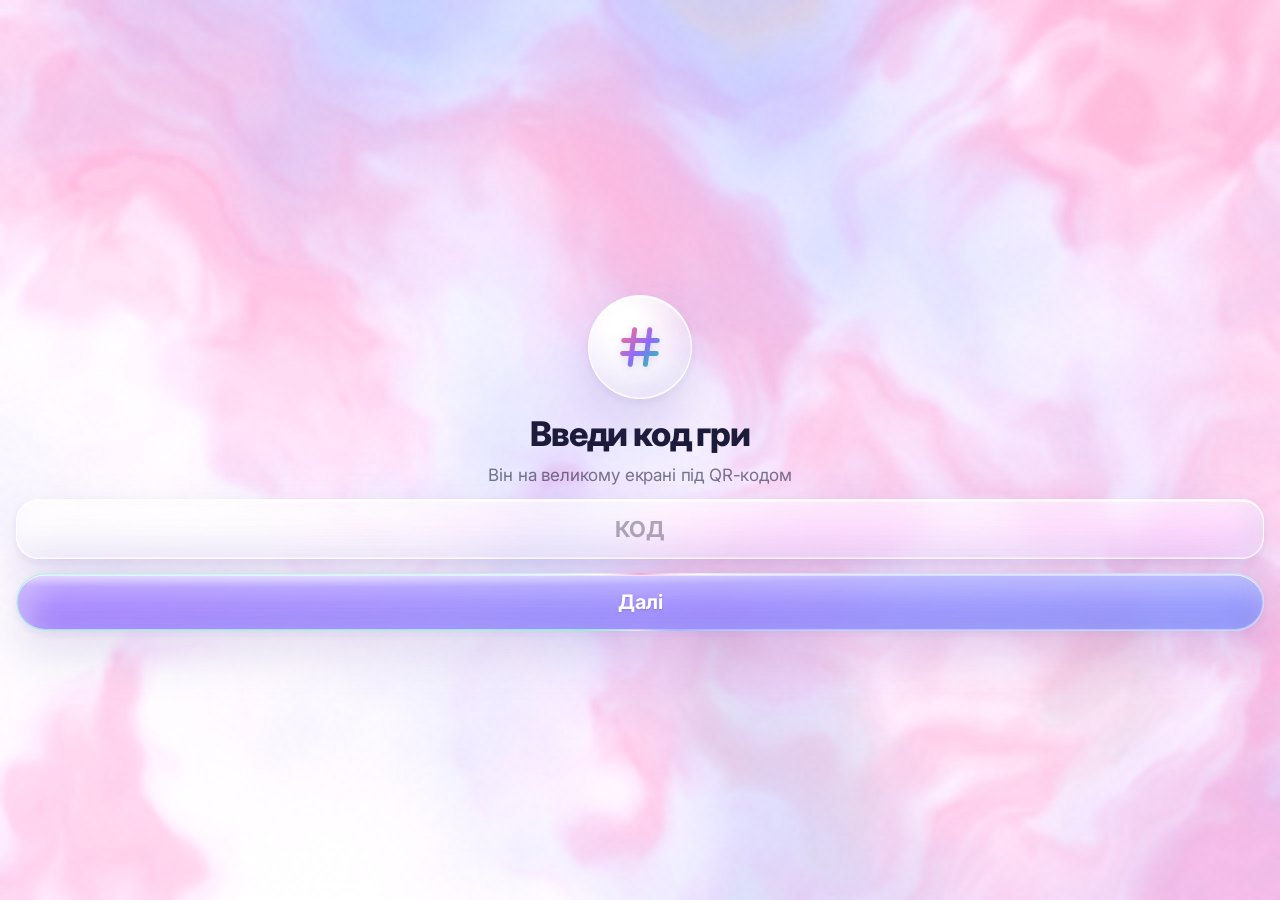
<file: index.html>
<!doctype html>
<html lang="uk">
<head>
<meta charset="utf-8">
<meta name="viewport" content="width=device-width,initial-scale=1,maximum-scale=1,viewport-fit=cover">
<meta name="theme-color" content="#160d2e">
<title>Квіз</title>
<link rel="preconnect" href="https://fonts.googleapis.com">
<link rel="stylesheet" href="style.css?v=1795449893">
<link rel="stylesheet" id="tf">
<style>
  body { font-size: 17px; }
  #app { position: fixed; inset: 0; display: flex; flex-direction: column; padding: max(14px, env(safe-area-inset-top)) 16px max(16px, env(safe-area-inset-bottom)); }
  .top { display: flex; justify-content: space-between; align-items: center; font-size: 14px; color: var(--muted); font-weight: 600; min-height: 28px; gap: 10px; }
  .top .me { font-weight: 700; color: #fff; overflow: hidden; text-overflow: ellipsis; white-space: nowrap; }
  .top .pts { color: var(--gold); font-weight: 800; white-space: nowrap; }
  .scr { flex: 1; display: flex; flex-direction: column; justify-content: center; text-align: center; gap: 14px; min-height: 0; }
  h1 { font-size: 30px; line-height: 1.1; margin: 0; font-weight: 900; }
  .sub { color: var(--muted); font-size: 17px; }
  .big { font-size: 64px; line-height: 1; }
  input { font: inherit; font-size: 22px; font-weight: 700; text-align: center; padding: 16px; border-radius: 18px; border: 2px solid var(--line); background: rgba(255,255,255,.95); color: #1a1033; width: 100%; outline: none; }
  input:focus { border-color: var(--gold); }
  .btn { font-size: 20px; padding: 16px; width: 100%; }
  .grid { flex: 1; display: grid; grid-template-columns: 1fr 1fr; gap: 12px; min-height: 0; }
  .grid.n2 { grid-template-columns: 1fr; }
  .opt { border-radius: 22px; display: flex; flex-direction: column; align-items: center; justify-content: center; gap: 10px; padding: 12px; font-size: 18px; font-weight: 800; line-height: 1.15; box-shadow: 0 6px 0 rgba(0,0,0,.25); transition: transform .08s; overflow-wrap: anywhere; }
  .opt:active { transform: translateY(4px) scale(.98); box-shadow: 0 2px 0 rgba(0,0,0,.25); }
  .opt .letter { font-size: 22px; }
  .qtext { font-size: 18px; font-weight: 700; text-align: center; margin: 4px 0 12px; line-height: 1.2; }
  .tbar { height: 8px; border-radius: 9px; background: var(--card); overflow: hidden; margin-bottom: 12px; }
  .tbar i { display: block; height: 100%; background: var(--gold); width: 100%; }
  .result { border-radius: 28px; padding: 30px 18px; }
  .result.ok { background: linear-gradient(160deg, #2ad4a0, #129a73); }
  .result.bad { background: linear-gradient(160deg, #ff6b81, #c9304a); }
  .result.none { background: var(--card); border: 1px solid var(--line); }
  .result h2 { font-size: 34px; margin: 6px 0; font-weight: 900; }
  .result .gain { font-size: 26px; font-weight: 900; background: rgba(0,0,0,.18); display: inline-block; padding: 6px 18px; border-radius: 999px; margin-top: 8px; }
  .place { font-size: 20px; font-weight: 700; }
  .place b { color: var(--gold); font-size: 30px; }
  .dots i { display: inline-block; width: 10px; height: 10px; margin: 0 4px; border-radius: 50%; background: var(--gold); animation: bounce 1s infinite; }
  .dots i:nth-child(2) { animation-delay: .15s; } .dots i:nth-child(3) { animation-delay: .3s; }
  @keyframes bounce { 50% { transform: translateY(-10px); opacity: .5; } }
  .medal { font-size: 110px; line-height: 1; }
  .warn { color: var(--gold); font-size: 15px; }
</style>
<script>/* Стиль одразу, до першого кадру */
window.VQ_V = '1795449893';
(function () { var t = new URLSearchParams(location.search).get('theme') || localStorage.getItem('vq_theme') || 'glass';
  if (!/^[a-z]+$/.test(t)) t = 'glass'; window.VQ_PAL0 = localStorage.getItem('vq_pal') || 'pink';
  document.write('<link rel="stylesheet" id="tc" href="theme-' + t + '.css?v=' + window.VQ_V + '">'); })();
</script>
<link rel="stylesheet" href="pal-blue.css?v=1795449893">
<style>
  /* Телефон: легше для слабких GPU (без розмиття під кнопками й вічних анімацій на кожній) */
  #scr .opt { -webkit-backdrop-filter: none !important; backdrop-filter: none !important; animation: none; will-change: transform; }
  #scr .opt::after, #scr .result::after { animation: none !important; }
  #scr .result { -webkit-backdrop-filter: none; backdrop-filter: none; }
  /* Іконки замість емодзі: скляна куля з градієнтною лінією */
  .ico { width: 104px; height: 104px; margin: 0 auto 4px; border-radius: 50%; display: grid; place-items: center; position: relative;
    background: radial-gradient(circle at 32% 24%, #fff 0 14%, rgba(255,255,255,.75) 38%, rgba(255,255,255,.35) 72%, rgba(255,255,255,.2));
    border: 1px solid rgba(255,255,255,.9); box-shadow: var(--gl-sh, 0 14px 30px rgba(0,0,0,.2)); animation: icoFloat 4.5s ease-in-out infinite; }
  .ico svg { width: 52px; height: 52px; fill: none; stroke: url(#ig); stroke-width: 2.3; stroke-linecap: round; stroke-linejoin: round; filter: drop-shadow(0 2px 4px rgba(80,60,180,.18)); }
  .ico.sm { width: 84px; height: 84px; } .ico.sm svg { width: 42px; height: 42px; }
  .result .ico { background: radial-gradient(circle at 32% 24%, #fff 0 14%, rgba(255,255,255,.92) 45%, rgba(255,255,255,.7)); }
  .result.ok .ico svg { stroke: #13a477; } .result.bad .ico svg { stroke: #e2405f; }
  .ico.medal { width: 150px; height: 150px; font: 900 76px/1 var(--fd, sans-serif); color: #fff; text-shadow: 0 3px 10px rgba(120,60,0,.35); }
  .ico.m1 { background: radial-gradient(circle at 32% 24%, #fffbe8 0 10%, #ffd76a 40%, #f2a93b 85%); }
  .ico.m2 { background: radial-gradient(circle at 32% 24%, #ffffff 0 10%, #e3e6f0 40%, #aab1c6 85%); text-shadow: 0 3px 10px rgba(40,50,90,.35); }
  .ico.m3 { background: radial-gradient(circle at 32% 24%, #fff1e6 0 10%, #f6b98d 40%, #d0804d 85%); }
  @keyframes icoFloat { 50% { translate: 0 -6px; } }
  .avpick { display: flex; align-items: center; justify-content: center; gap: 6px; }
  .avpick .av { width: 170px; height: 170px; border-width: 3px; }
  .avpick .av.swap { animation: avIn .45s cubic-bezier(.3,1.6,.5,1), avBob 2.6s ease-in-out .45s infinite; }
  @keyframes avIn { from { transform: scale(.6) rotate(-8deg); opacity: 0; } }
  .avarr { width: 46px; height: 46px; border-radius: 50%; border: 1px solid var(--line); background: var(--card); color: var(--ink); font-size: 28px; line-height: 1; font-weight: 700; }
  .avhint { color: var(--muted); font-size: 13px; margin: 2px 0 6px; }
</style>
</head>
<body>
<script>document.body.dataset.pal = /^(blue|coral|lemon|mint)$/.test(window.VQ_PAL0) ? window.VQ_PAL0 : 'pink';</script>
<div class="bg"><i></i><i></i><i></i><div class="bgmarq"><div><span>Квіз&nbsp;✶&nbsp;Хто&nbsp;знає&nbsp;краще&nbsp;✶&nbsp;Квіз&nbsp;✶&nbsp;Хто&nbsp;знає&nbsp;краще&nbsp;✶&nbsp;</span><span>Квіз&nbsp;✶&nbsp;Хто&nbsp;знає&nbsp;краще&nbsp;✶&nbsp;Квіз&nbsp;✶&nbsp;Хто&nbsp;знає&nbsp;краще&nbsp;✶&nbsp;</span></div></div></div>
<svg width="0" height="0" style="position:absolute" aria-hidden="true"><defs><linearGradient id="ig" x1="0" y1="0" x2="1" y2="1"><stop offset="0" style="stop-color:var(--a0,#ff6b8a)"/><stop offset=".55" style="stop-color:var(--gold,#8b6bff)"/><stop offset="1" style="stop-color:var(--a3,#22c9aa)"/></linearGradient></defs></svg>
<div id="app">
  <div class="top"><span class="me" id="me"><span class="dot connecting"></span></span><span class="pts" id="pts"></span></div>
  <div class="scr" id="scr"></div>
</div>
<script>window.VQ_V = '1795449893'</script>
<script src="lib/mqtt.min.js?v=1795449893"></script>
<script src="common.js?v=1795449893"></script>
<script src="lib/gsap.min.js?v=1795449893"></script>
<script src="liquid.js?v=1795449893"></script>
<script src="substance.js?v=1795449893"></script>
<script src="stagefx.js?v=1795449893"></script>
<script src="doodle.js?v=1795449893"></script>
<script src="nerdfx.js?v=1795449893"></script>
<script src="fx.js?v=1795449893"></script>
<script>
/* Якщо браузер підсунув старі файли з кешу: одне перезавантаження зі свіжими */
if (!window.VQ || !VQ.applyTheme || !VQ.kin) {
  try { if (!sessionStorage.getItem('vq_rl')) { sessionStorage.setItem('vq_rl', '1'); location.replace(location.pathname + location.search + (location.search ? '&' : '?') + '_=' + Date.now()); } } catch (e) {}
} else { try { sessionStorage.removeItem('vq_rl'); } catch (e) {} }
window.addEventListener('error', e => { const d = document.createElement('div'); d.style.cssText = 'position:fixed;left:8px;bottom:8px;z-index:9999;background:#fff;color:#b00;font:12px monospace;padding:6px 10px;border-radius:8px;max-width:90vw'; d.textContent = 'Помилка: ' + e.message; document.body && document.body.appendChild(d); });
</script>
<script>
const { Sfx, esc, params } = VQ;
const LETTERS = ['A', 'Б', 'В', 'Г'];
const scr = document.getElementById('scr');
const ls = { get(k) { try { return localStorage.getItem(k); } catch (e) { return null; } }, set(k, v) { try { localStorage.setItem(k, v); } catch (e) {} }, del(k) { try { localStorage.removeItem(k); } catch (e) {} } };
const room = (params.get('r') || '').toUpperCase().replace(/[^A-Z]/g, '');
VQ.applyTheme(params.get('theme') || ls.get('vq_theme') || 'glass');
document.body.dataset.pal = ls.get('vq_pal') || 'pink';
let myId = ls.get('vq_id'); if (!myId) { myId = VQ.rid(14); ls.set('vq_id', myId); }
let myName = ls.get('vq_name') || '';
const JK = 'vq_joined_' + room;
let joined = ls.get(JK) === '1', confirmed = false;
let S = null, shownKey = '', deadline = 0, myAns = {}, resendT = null, net = null, status = 'connecting', tbar = null;

const ICONS = {
  check: '<path d="M5 12.5l4.6 4.6L19.2 7.4"/>',
  cross: '<path d="M7 7l10 10M17 7L7 17"/>',
  clock: '<circle cx="12" cy="12" r="8.2"/><path d="M12 7.8v4.6l3 1.9"/>',
  bolt: '<path d="M13.2 3L5.5 13.4h5.9L10.6 21l7.9-10.6h-6z"/>',
  wait: '<path d="M7 3.8h10M7 20.2h10M8 4c0 4.5 8 5 8 8s-8 3.5-8 8M16 4c0 4.5-8 5-8 8s8 3.5 8 8"/>',
  bars: '<path d="M6 19.5V12M12 19.5V5M18 19.5V9"/>',
  star: '<path d="M12 3.6l2.6 5.3 5.9.9-4.3 4.1 1 5.8L12 17l-5.2 2.7 1-5.8-4.3-4.1 5.9-.9z"/>',
  user: '<circle cx="12" cy="8.2" r="3.7"/><path d="M5 20c1.2-3.7 4-5.5 7-5.5s5.8 1.8 7 5.5"/>',
  alert: '<circle cx="12" cy="12" r="8.6"/><path d="M12 7.6v5.2M12 16.3v.2"/>',
  heart: '<path d="M12 19.8s-7.2-4.4-7.2-10a4.1 4.1 0 0 1 7.2-2.7 4.1 4.1 0 0 1 7.2 2.7c0 5.6-7.2 10-7.2 10z"/>',
  hash: '<path d="M9.5 4L7.5 20M16.5 4l-2 16M4.5 9h15.5M4 15h15.5"/>'
};
const ico = (k, cls = '') => `<div class="ico ${cls}"><svg viewBox="0 0 24 24">${ICONS[k]}</svg></div>`;
function icoIn() { const e = scr.querySelector('.ico'); if (e && window.gsap) gsap.from(e, { scale: .3, rotation: -25, opacity: 0, duration: .9, ease: 'elastic.out(1,.55)' }); }
new MutationObserver(icoIn).observe(document.getElementById('scr'), { childList: true });
function vib(p) { try { navigator.vibrate && navigator.vibrate(p); } catch (e) {} }
function setTop() {
  document.getElementById('me').innerHTML = `<span class="dot ${status}"></span>` + (joined && myName ? esc((S && S.pl && S.pl[myId]) || myName) : (status === 'online' ? 'На зв\'язку' : 'Підключення…'));
  const r = S && S.res && S.res[myId];
  document.getElementById('pts').textContent = r ? r[2] + ' балів' : '';
}

/* ---------- Без коду кімнати ---------- */
if (!room) {
  scr.innerHTML = `${ico('hash')}<h1>Введи код гри</h1><div class="sub">Він на великому екрані під QR-кодом</div>
    <input id="code" maxlength="6" autocomplete="off" autocapitalize="characters" placeholder="КОД"><button class="btn" id="go">Далі</button>`;
  const go = () => { const c = document.getElementById('code').value.trim().toUpperCase().replace(/[^A-Z]/g, ''); if (c.length >= 4) location.search = '?r=' + c; };
  document.getElementById('go').onclick = go;
  document.getElementById('code').onkeydown = e => { if (e.key === 'Enter') go(); };
  document.getElementById('me').textContent = '';
} else {
  scr.innerHTML = `<div class="dots"><i></i><i></i><i></i></div><div class="sub">Підключаємось до гри…</div>`;
  net = VQ.connect({
    idx: +(params.get('b') || 0), subs: [VQ.topic(room) + '/s'],
    onStatus: s => { status = s; setTop(); },
    onConnect: () => { if (joined && myName) sendJoin(); },
    onMessage: (t, m) => onState(m)
  });
  setTimeout(() => { if (!S) scr.innerHTML = `${ico('alert')}<h1>Гру не знайдено</h1><div class="sub">Перевір інтернет або відскануй QR-код ще раз</div><button class="btn ghost" onclick="location.reload()">Спробувати ще</button>`; }, 15000);
}
/* Мій персонаж: випадковий при першому вході, гортається стрілками на екрані «Ти в грі!» */
let myAv = +ls.get('vq_av') || (1 + Math.floor(Math.random() * VQ.AV_N)); if (myAv > VQ.AV_N) myAv = 1; ls.set('vq_av', myAv);
function sendJoin() { net && net.pub(VQ.topic(room) + '/p', { t: 'join', id: myId, name: myName, av: myAv }); }
/* Серцебиття для ведучого: поки сторінка відкрита, кожні 8 с «я тут» (з ім'ям, щоб повернутись після паузи) */
setInterval(() => { if (joined && myName && !document.hidden) net && net.pub(VQ.topic(room) + '/p', { t: 'hb', id: myId, name: myName, av: myAv }); }, 8000);
document.addEventListener('visibilitychange', () => { if (!document.hidden && joined && myName) { confirmed = false; sendJoin(); } });
function sendAns(i, a) { net && net.pub(VQ.topic(room) + '/p', { t: 'ans', id: myId, q: i, a }); }

function onState(m) {
  if (!m) { if (S) { S = null; scr.innerHTML = `${ico('heart')}<h1>Гру завершено</h1><div class="sub">Дякуємо за участь!</div>`; } return; }
  const first = !S; S = m;
  if (S.th && S.th !== document.body.dataset.theme) { VQ.applyTheme(S.th); ls.set('vq_theme', S.th); }
  if ((S.sb || '') !== (document.body.dataset.sub || '')) { if (S.sb) document.body.dataset.sub = S.sb; else delete document.body.dataset.sub; }
  if ((S.pa || 'pink') !== document.body.dataset.pal) { document.body.dataset.pal = S.pa || 'pink'; ls.set('vq_pal', document.body.dataset.pal); }
  if (joined && S.pl[myId]) confirmed = true;
  if (joined && confirmed && !S.pl[myId]) { joined = false; confirmed = false; ls.del(JK); }
  if (joined && !S.pl[myId] && first) sendJoin();
  if (S.ph === 'question' && typeof S.left === 'number') {
    const d = performance.now() + S.left;
    if (shownKey !== 'question' + S.i || d < deadline) deadline = d;
  }
  setTop(); show();
}

function show() {
  if (!joined) return shownKey === 'join' ? null : renderJoin();
  if (!S.pl[myId]) { if (shownKey !== 'wait-join') { shownKey = 'wait-join'; scr.innerHTML = `<div class="dots"><i></i><i></i><i></i></div><div class="sub">Заходимо в гру…</div>`; } return; }
  const key = S.ph + (S.i ?? '') + (S.ph === 'question' ? (myAns[S.i] != null ? 'a' : '') : '');
  if (S.ph === 'question' && myAns[S.i] != null) {
    if (S.ans && S.ans.includes(myId)) clearInterval(resendT);
  }
  if (key === shownKey) { const c = document.getElementById('cnt'); if (c) c.textContent = Object.keys(S.pl).length; return; }
  shownKey = key; clearInterval(tbar);
  const ph = S.ph, n = Object.keys(S.pl).length;
  if (ph === 'lobby') {
    scr.innerHTML = `${ico('check')}<h1>${VQ.kin('Ти в грі!')}</h1><div class="sub">Дивись на великий екран.<br>Квіз скоро почнеться.</div><div class="place">У грі: <b id="cnt">${n}</b></div>
      <button class="btn ghost" id="rename" style="margin-top:20px">Змінити ім'я</button>`;
    document.getElementById('rename').onclick = () => { joined = false; ls.del(JK); renderJoin(); };
    return;
  }
  if (ph === 'intro') {
    scr.innerHTML = `<div class="sub">Питання ${S.i + 1} з ${S.n}</div>${ico('bolt')}<h1>${VQ.kin('Готуйся!')}</h1>`;
    vib(60); return;
  }
  if (ph === 'question') {
    const q = S.q;
    if (myAns[S.i] != null) {
      scr.innerHTML = `${ico('wait')}<h1>Відповідь прийнята</h1><div class="sub">Чекаємо на інших…</div>`;
      return;
    }
    scr.style.justifyContent = 'stretch';
    scr.innerHTML = `<div class="tbar"><i id="tb"></i></div><div class="qtext">${esc(q.text)}</div>
      <div class="grid ${q.a.length === 2 ? 'n2' : ''}">${q.a.map((a, i) => `<button class="opt ans${i} pop" style="animation-delay:${i * 60}ms" data-i="${i}"><span class="letter">${LETTERS[i]}</span><span>${esc(a)}</span></button>`).join('')}</div>`;
    const tb = document.getElementById('tb'), total = q.time * 1000;
    const upd = () => { const left = Math.max(0, deadline - performance.now()); tb.style.width = (left / total * 100) + '%'; };
    upd(); tbar = setInterval(upd, 100); window.FX && FX.phone('question', scr);
    scr.querySelectorAll('.opt').forEach(b => b.onclick = () => {
      const i = S.i, a = +b.dataset.i; if (myAns[i] != null) return;
      myAns[i] = a; vib(30); Sfx.init(); Sfx.pop();
      sendAns(i, a); clearInterval(resendT);
      resendT = setInterval(() => { if (S.ph === 'question' && S.i === i && !(S.ans || []).includes(myId)) sendAns(i, a); else clearInterval(resendT); }, 1500);
      scr.style.justifyContent = ''; show();
    });
    return;
  }
  scr.style.justifyContent = '';
  const r = S.res && S.res[myId];
  if (ph === 'reveal') {
    if (!r) { scr.innerHTML = `<h1>Чекаємо…</h1>`; return; }
    const [ok, gain, , rank] = r, cor = S.q.a[S.cor];
    if (ok === 1) { Sfx.init(); Sfx.correct(); vib([40, 60, 40]); }
    else if (ok === 0) { Sfx.init(); Sfx.wrong(); vib(300); }
    scr.innerHTML = `<div class="result ${ok === 1 ? 'ok' : ok === 0 ? 'bad' : 'none'} pop ${ok === 0 ? 'shake' : ''}">
      ${ico(ok === 1 ? 'check' : ok === 0 ? 'cross' : 'clock', 'sm')}
      <h2>${VQ.kin(ok === 1 ? 'Правильно!' : ok === 0 ? 'Мимо' : 'Не встиг')}</h2>
      ${ok === 1 ? `<div class="gain">+${gain}</div>` : `<div class="sub" style="color:#fff">Правильна відповідь:<br><b>${esc(cor)}</b></div>`}
    </div><div class="place rise">Ти на <b>${rank}</b> місці</div>`;
    window.FX && FX.phone('reveal', scr, ok);
    return;
  }
  if (ph === 'board') {
    scr.innerHTML = `${ico('bars')}<div class="place">Ти на <b>${r ? r[3] : '—'}</b> місці</div><div class="sub">${r ? r[2] : 0} балів</div><div class="sub">Наступне питання вже скоро</div>`;
    return;
  }
  if (ph === 'final') {
    const rank = r ? r[3] : null, medal = rank >= 1 && rank <= 3;
    scr.innerHTML = `<div class="dots"><i></i><i></i><i></i></div><h1>Хто ж переможе?</h1><div class="sub">Дивись на екран!</div>`;
    setTimeout(() => {
      if (S.ph !== 'final') return;
      scr.innerHTML = medal
        ? `<div class="ico medal m${rank}">${rank}</div><h1 class="rise">${rank} місце!</h1><div class="sub">${r[2]} балів. Ти супер!</div>`
        : `${ico('star')}<h1 class="rise">Твоє місце: ${rank ?? '—'}</h1><div class="sub">${r ? r[2] : 0} балів. Дякуємо за гру!</div>`;
      if (medal) { VQ.confetti(6000, 160); vib([80, 80, 200]); }
    }, 9400);
  }
}

function renderJoin() {
  shownKey = 'join';
  scr.innerHTML = `${ico('user')}<h1>${VQ.kin((S && S.title) || 'Квіз')}</h1><div class="sub">Як тебе звати?</div>
    <input id="nm" maxlength="20" autocomplete="off" placeholder="Твоє ім'я" value="${esc(myName)}">
    <button class="btn" id="go">Увійти в гру</button><div class="warn" id="w"></div>`;
  const nm = document.getElementById('nm');
  const go = () => {
    const v = nm.value.replace(/\s+/g, ' ').trim();
    if (!v) { nm.classList.remove('shake'); void nm.offsetWidth; nm.classList.add('shake'); return; }
    Sfx.init();
    myName = v.slice(0, 20); ls.set('vq_name', myName); joined = true; confirmed = false; ls.set(JK, '1');
    sendJoin(); shownKey = ''; setTop();
    if (S) show();
  };
  document.getElementById('go').onclick = go;
  nm.onkeydown = e => { if (e.key === 'Enter') go(); };
}
</script>
</body>
</html>
</file>
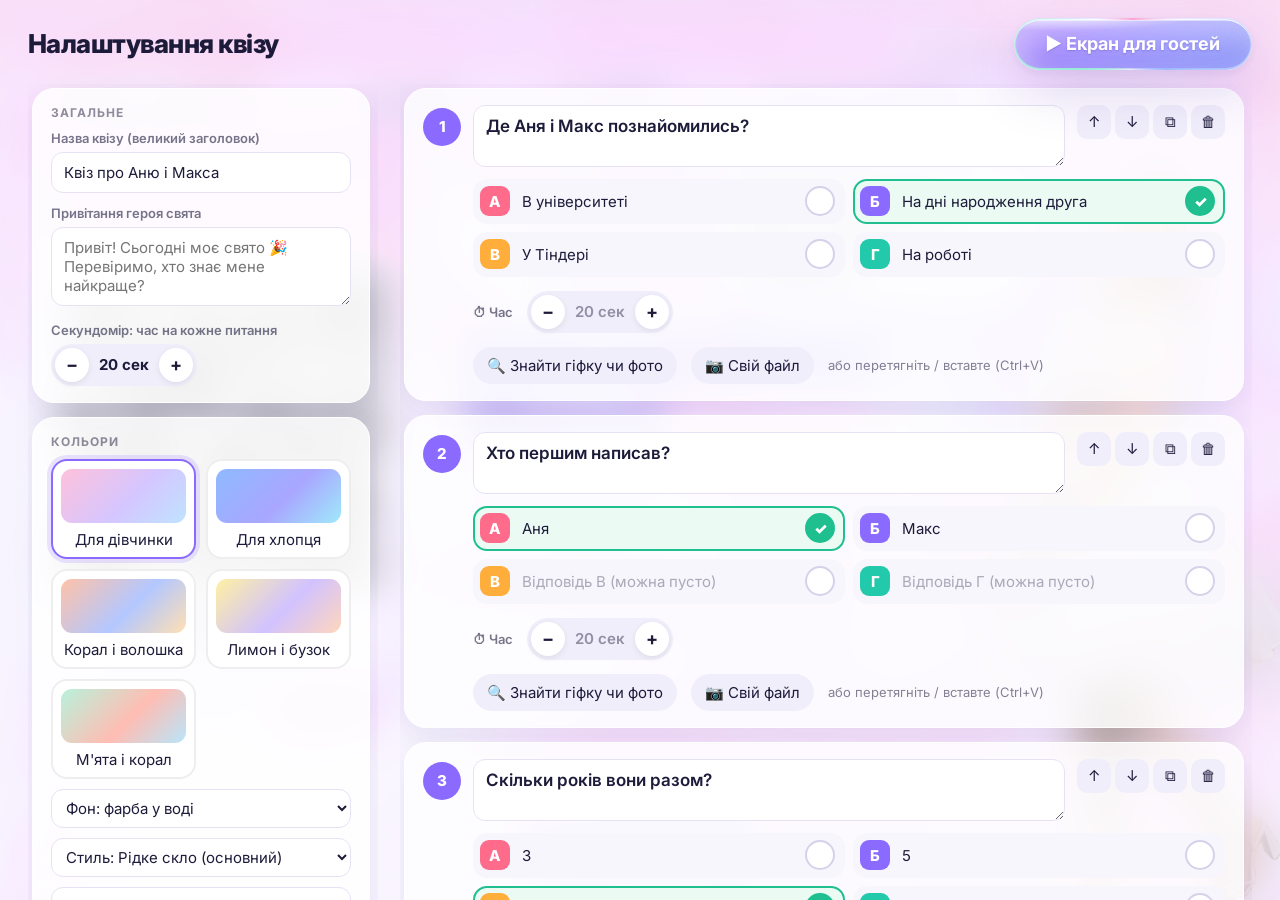
<file: host.html>
<!doctype html>
<html lang="uk">
<head>
<meta charset="utf-8">
<meta name="viewport" content="width=device-width,initial-scale=1">
<title>Квіз · екран ведучого</title>
<link rel="preconnect" href="https://fonts.googleapis.com">
<link rel="stylesheet" href="style.css?v=1795449893">
<link rel="stylesheet" id="tf">
<style>
  body { font-size: clamp(14px, 1.6vmin, 22px); }
  #app { position: fixed; inset: 0; display: flex; flex-direction: column; padding: 3vmin 4vmin; }
  .top { display: flex; justify-content: space-between; align-items: center; color: var(--muted); font-weight: 600; min-height: 2.4em; margin-bottom: 1.6vmin; position: relative; z-index: 3; }
  .top .tools { display: flex; gap: .6em; }
  .top .tools button.ico { padding: .45em .75em; font-size: .95em; line-height: 1; }
  #bRestart { display: none; } body.ingame #bRestart { display: inline-block; }
  .top .tools button { background: var(--card); border: 1px solid var(--line); border-radius: 999px; padding: .45em 1em; font-weight: 600; }
  .stage { flex: 1; display: flex; flex-direction: column; min-height: 0; }
  .center { flex: 1; display: grid; place-items: center; text-align: center; }

  /* Лобі */
  .ticker.lob { position: relative; z-index: 2; font-size: 2.2vmin; font-weight: 800; padding: 1vmin 0; margin: 0 -4vmin 2vmin; text-transform: uppercase; letter-spacing: .08em; }
  .bignum { position: absolute; right: 2vmin; bottom: 0; font-size: 40vmin; line-height: .8; font-weight: 900; opacity: .07; pointer-events: none; font-family: var(--fd); }
  .tline { height: 1.1vmin; border-radius: 9px; background: rgba(255,255,255,.1); overflow: hidden; margin-top: 1.4vmin; }
  .tline i { display: block; height: 100%; width: 100%; background: var(--gold); transform-origin: left; }
  .stage { position: relative; }
  .bottom { position: relative; z-index: 2; }
  .hero { position: relative; left: 3.5vw; align-self: stretch; height: 100%; min-height: 0; width: var(--hw, 26vw); pointer-events: none; z-index: 1; }
  .hero img.main { position: absolute; right: 0; bottom: calc(-1 * var(--hb, 0px)); height: var(--hh, 100%); width: auto; max-width: none; display: block; filter: drop-shadow(0 20px 40px rgba(40,20,90,.25)); animation: heroIn 1.1s cubic-bezier(.2,.9,.3,1.1) both, heroBob 6s ease-in-out 1.2s infinite; transform-origin: bottom center; }
  @keyframes heroIn { from { transform: translateY(40%) scale(.9); opacity: 0; } }
  @keyframes heroBob { 50% { translate: 0 -8px; } }
  .bubble { position: absolute; right: calc(94% + 3vmin); top: 1vh; z-index: 2; width: max-content; max-width: min(24vw, 460px); padding: 2vmin 2.6vmin; border-radius: 3vmin; font-size: 2.4vmin; font-weight: 700; line-height: 1.3;
    background: #fff; color: #1d1b3a; box-shadow: 0 1.6vmin 4vmin rgba(60,40,140,.18), 0 .3vmin .8vmin rgba(60,40,140,.08);
    transform-origin: 100% 70%; animation: bubIn .9s cubic-bezier(.2,1.5,.4,1) 1s both, bubFloat 7.3s ease-in-out 2.2s infinite; }
  /* бульбашка пливе сама по собі, але лише вгору-вліво, від обличчя */
  @keyframes bubFloat { 0%, 100% { translate: 0 0; } 35% { translate: -1.4vmin -1.2vmin; } 70% { translate: -.6vmin .4vmin; } }
  .bubble::after { content: ''; position: absolute; right: -1.1vmin; top: 58%; width: 2.6vmin; height: 2.6vmin; background: #fff; border-radius: .5vmin; transform: rotate(45deg); }
  .bubble .kin .c { animation-delay: calc(1.3s + var(--i) * 22ms); }
  @keyframes bubIn { 0% { transform: scale(0) rotate(-8deg); opacity: 0; } 60% { opacity: 1; } 100% { transform: none; } }
  .stage.has-hero .lobby { grid-template-columns: auto minmax(0, auto) auto; justify-content: center; column-gap: 6vmin; }
  .stage.has-hero .lobby > div:nth-child(2) { max-width: 46vw; }
  .stage.has-hero .qrcard svg { width: 36vmin; height: 36vmin; }
  @media (max-width: 800px) { .hero { display: none; } }
  .lobby { flex: 1; display: grid; grid-template-columns: auto 1fr; gap: 5vmin; align-items: center; min-height: 0; }
  .qrcard { background: #fff; color: #1a1033; border-radius: 28px; padding: 2.4vmin; text-align: center; box-shadow: 0 20px 60px rgba(0,0,0,.4); }
  .qrcard svg { width: 42vmin; height: 42vmin; display: block; }
  .qrcard .code { font-size: 4.2vmin; font-weight: 900; letter-spacing: .12em; margin-top: 1vmin; }
  .qrcard .url { font-size: 1.7vmin; color: #6a5c85; word-break: break-all; max-width: 42vmin; margin: .3vmin auto 0; }
  .lobby h1 { font-size: 6.5vmin; line-height: 1.05; margin: 0 0 1.5vmin; font-weight: 900; }
  .lobby .hint { font-size: 2.8vmin; color: var(--muted); margin-bottom: 3vmin; }
  .count { font-size: 2.6vmin; font-weight: 700; margin-bottom: 1.5vmin; }
  .count b { color: var(--gold); font-size: 5vmin; vertical-align: -0.2em; margin-right: .2em; }
  .names { display: flex; flex-wrap: wrap; gap: 1vmin; align-content: flex-start; } .names .chip:nth-last-child(n+31) { display: none; } /* без overflow: обрізання давало видимий прямокутник; показуємо 30 останніх, загальна кількість у лічильнику */
  .chip { background: var(--card); border: 1px solid var(--line); padding: .7vmin 1.8vmin; border-radius: 999px; font-size: 2.4vmin; font-weight: 700; cursor: pointer; }
  .chip:hover { background: rgba(255,93,115,.3); }
  .bottom { display: flex; flex-wrap: wrap; gap: 1.2vmin; align-items: center; justify-content: center; padding-top: 2vmin; }
  @media (max-width: 800px) { .bottom .btn { font-size: 14px; padding: .7em 1.1em; } .lobby { grid-template-columns: 1fr; justify-items: center; text-align: center; } .names { justify-content: center; } }
  .bottom .btn { font-size: 2.6vmin; }

  /* Інтро */
  .intro .num { font-size: 3.4vmin; color: var(--gold); font-weight: 800; letter-spacing: .1em; text-transform: uppercase; }
  .intro .qt { font-size: 7vmin; font-weight: 900; max-width: 85vw; line-height: 1.1; margin-top: 2vmin; }
  .introbar { width: 50vmin; height: 1vmin; background: var(--card); border-radius: 9px; margin: 4vmin auto 0; overflow: hidden; }
  .introbar i { display: block; height: 100%; background: var(--gold); animation: fill 3s linear both; }
  @keyframes fill { from { width: 0; } to { width: 100%; } }

  /* Питання */
  .qhead { background: rgba(255,255,255,.95); color: #1a1033; border-radius: var(--r); padding: 2.4vmin 3vmin; font-size: 4.6vmin; font-weight: 800; text-align: center; line-height: 1.15; box-shadow: 0 10px 40px rgba(0,0,0,.3); }
  .qmid { flex: 1; display: grid; grid-template-columns: 1fr auto 1fr; align-items: center; min-height: 0; padding: 2vmin 0; }
  .timer { position: relative; width: 22vmin; height: 22vmin; justify-self: start; }
  .timer svg { width: 100%; height: 100%; transform: rotate(-90deg); }
  .timer circle { fill: none; stroke-width: 9; }
  .timer .tn { position: absolute; inset: 0; display: grid; place-items: center; font-size: 8vmin; font-weight: 900; }
  .timer.low .tn { color: var(--bad); animation: pulse .5s infinite; }
  .answered { justify-self: end; text-align: center; }
  .qinfo { display: none; }
  .qmid .timer { grid-column: 1; grid-row: 1; } .qmid .bars { grid-column: 2; grid-row: 1; } .qmid .answered { grid-column: 3; grid-row: 1; }
  .row .gain { display: none; }
  body[data-theme="glass"] .row .gain { display: inline-block; font-size: .62em; font-weight: 900; color: #fff; background: linear-gradient(135deg, var(--a1, #8a6cff), var(--a0, #ff5d9e)); padding: .2em .6em; border-radius: 999px; box-shadow: 0 4px 14px rgba(120,80,200,.3); }
  .answered b { display: block; font-size: 9vmin; font-weight: 900; line-height: 1; }
  .answered span { color: var(--muted); font-size: 2.4vmin; font-weight: 600; }
  .bars { display: flex; gap: 3vmin; align-items: flex-end; height: 26vmin; }
  .bar { width: 10vmin; display: flex; flex-direction: column; align-items: center; justify-content: flex-end; height: 100%; }
  .bar i { display: block; width: 100%; border-radius: 12px 12px 4px 4px; height: 0; transition: height .9s cubic-bezier(.2,.9,.3,1); }
  .bar b { font-size: 3.4vmin; margin-bottom: .6vmin; }
  .bar.dim { opacity: .35; }
  .grid { display: grid; grid-template-columns: 1fr 1fr; gap: 1.6vmin; }
  .opt { display: flex; align-items: center; gap: 2vmin; padding: 2.2vmin 2.6vmin; border-radius: var(--r); font-size: 3.6vmin; font-weight: 800; min-height: 11vmin; transition: opacity .4s, transform .4s, filter .4s; box-shadow: 0 6px 0 rgba(0,0,0,.25); }
  .opt.dim { opacity: .28; filter: grayscale(.6); transform: scale(.97); }
  .opt.win { transform: scale(1.03); box-shadow: 0 0 0 .6vmin #fff, 0 0 40px rgba(255,255,255,.5); }
  .opt .mark { margin-left: auto; font-size: 4vmin; }

  .qmid { grid-template-rows: minmax(0, 1fr); }
  .qpic { grid-column: 2; grid-row: 1; height: 100%; min-height: 0; display: flex; align-items: center; justify-content: center; padding: 0 2vmin; }
  .qpic img { max-height: calc(var(--isz, 80) * 1%); max-width: 46vw; width: auto; height: auto; display: block; border-radius: 3vmin; border: .6vmin solid rgba(255,255,255,.92); box-shadow: 0 2vmin 5vmin rgba(40,30,110,.22); }
  .ipic img { max-height: 36vh; max-width: 60vw; display: block; margin: 3vmin auto 0; border-radius: 3vmin; border: .6vmin solid rgba(255,255,255,.92); box-shadow: 0 2vmin 5vmin rgba(40,30,110,.22); }
  .opt .cnt { margin-left: auto; background: rgba(255,255,255,.85); color: #1d1b3a; border-radius: 999px; padding: .2em .7em; font-size: .8em; text-shadow: none; }
  .opt .cnt + .mark { margin-left: .4em; }
  /* Діаграма всередині варіанта, коли на питанні фото чи гіфка: заливка ширини = частка голосів */
  @property --p { syntax: '<percentage>'; inherits: false; initial-value: 0%; }
  .opt { position: relative; }
  .opt > .fill { position: absolute; inset: 0; border-radius: inherit; pointer-events: none; z-index: 0; background: linear-gradient(90deg, rgba(255,255,255,.42) var(--p), rgba(255,255,255,0) var(--p)); transition: --p 1.1s cubic-bezier(.2,.9,.3,1) .25s; }
  .opt.dim > .fill { background: linear-gradient(90deg, rgba(255,255,255,.6) var(--p), rgba(255,255,255,0) var(--p)); }
  .opt .cnt { font-size: .95em; font-weight: 900; }
  /* з фото відповіді не гасимо: має бути видно, скільки людей обрали кожен варіант */
  .stage.haspic .grid .opt.dim { opacity: .82; filter: saturate(.75); }
  body.idle .top .tools, body.idle #bottom { opacity: 0; pointer-events: none; }
  .top .tools, #bottom { transition: opacity .6s; }
  body.idle { cursor: none; }
  body.idle #conn.ok { opacity: 0; } #conn { transition: opacity .6s; }
  .stage.haspic .opt { min-height: 8vmin; padding: 1.4vmin 2.4vmin; font-size: 3vmin; }
  .stage.haspic .grid { gap: 1.2vmin; }

  /* Налаштування (бачить лише ведучий) */
  .setup { position: fixed; inset: 0; z-index: 40; display: none; flex-direction: column; background: rgba(246,243,255,.62); -webkit-backdrop-filter: blur(20px) saturate(160%); backdrop-filter: blur(20px) saturate(160%); color: #1d1b3a; font-size: 15px; letter-spacing: 0; }
  body[data-pal="blue"] .setup { background: rgba(236,244,255,.66); }
  .setup.on { display: flex; }
  .su-head { display: flex; align-items: center; gap: 16px; padding: 18px 28px 14px; flex-wrap: wrap; }
  .su-head h2 { margin: 0; font-size: 26px; font-weight: 800; letter-spacing: -.02em; }
  .su-saved { color: #18a77c; font-weight: 600; font-size: 14px; opacity: 0; transition: opacity .3s; }
  .su-saved.on { opacity: 1; }
  .su-head .sp { flex: 1; }
  .setup .btn.su-go { font-size: 18px; padding: .8em 1.7em; }
  .su-body { flex: 1; min-height: 0; display: grid; grid-template-columns: 350px 1fr; gap: 22px; padding: 0 28px 0; }
  .su-side, .su-list { overflow: auto; min-height: 0; display: flex; flex-direction: column; gap: 14px; padding: 4px 8px 40px 4px; }
  .card { background: rgba(255,255,255,.82); border: 1px solid #fff; border-radius: 22px; padding: 16px 18px; box-shadow: 0 10px 30px rgba(60,50,140,.10); }
  .card h4 { margin: 0 0 10px; font-size: 12px; text-transform: uppercase; letter-spacing: .08em; color: rgba(29,27,58,.5); }
  .setup .f { display: block; font-size: 13px; font-weight: 600; color: rgba(29,27,58,.6); margin: 12px 0 6px; }
  .setup .f:first-of-type { margin-top: 0; }
  .setup input[type=text], .setup textarea { width: 100%; border: 1.5px solid #e6e2f4; background: #fff; border-radius: 12px; padding: 10px 12px; font: inherit; color: #1d1b3a; resize: vertical; box-shadow: none; -webkit-backdrop-filter: none; backdrop-filter: none; animation: none; }
  .setup input[type=text]:focus, .setup textarea:focus { outline: none; border-color: var(--gold); }
  .stepper { display: inline-flex; align-items: center; gap: 4px; background: #f1eefb; border-radius: 999px; padding: 4px; }
  .stepper button { width: 34px; height: 34px; border-radius: 50%; border: 0; background: #fff; font-size: 18px; font-weight: 700; cursor: pointer; color: #1d1b3a; box-shadow: 0 2px 6px rgba(0,0,0,.08); }
  .stepper b { min-width: 62px; text-align: center; font-size: 15px; }
  .stepper.def b { color: rgba(29,27,58,.45); font-weight: 600; }
  .pals { display: grid; grid-template-columns: 1fr 1fr; gap: 10px; }
  .pal { border: 2px solid #eee; border-radius: 16px; padding: 8px; cursor: pointer; background: #fff; text-align: center; font: 700 14px/1.2 inherit; color: #1d1b3a; }
  .pal i { display: block; height: 54px; border-radius: 11px; margin-bottom: 7px; }
  .pal.pink i { background: linear-gradient(135deg, #ffc1dc, #d5c6ff 55%, #bfe3ff); }
  .pal.blue i { background: linear-gradient(135deg, #8fbaff, #a9a6ff 55%, #9fe9fa); }
  .pal.coral i { background: linear-gradient(135deg, #ffc2a8, #b3c7ff 55%, #ffe0b3); }
  .pal.lemon i { background: linear-gradient(135deg, #fff0a3, #d1c2ff 55%, #ffd6bd); }
  .pal.mint i { background: linear-gradient(135deg, #b8f2db, #ffbdb3 55%, #b8e5fa); }
  .pal.on { border-color: var(--gold); box-shadow: 0 0 0 4px color-mix(in srgb, var(--gold) 18%, transparent); }
  .setup select { margin-top: 10px; width: 100%; border: 1.5px solid #e6e2f4; border-radius: 12px; padding: 8px 10px; font: inherit; background: #fff; color: #1d1b3a; }
  .sbtn { border: 0; background: #f1eefb; color: #1d1b3a; border-radius: 999px; padding: 9px 14px; font: 600 14px/1 inherit; cursor: pointer; }
  .sbtn:hover { background: #e7e2fb; }
  .sbtn.danger { color: #d2335a; }
  .btns { display: flex; flex-wrap: wrap; gap: 8px; }
  .heroprev { height: 170px; display: flex; justify-content: center; align-items: flex-end; background: #f6f4fd; border-radius: 14px; margin-bottom: 10px; overflow: hidden; }
  .heroprev img { height: 100%; object-fit: contain; }
  .heroprev span { align-self: center; color: rgba(29,27,58,.45); }
  .qc { transition: box-shadow .2s; }
  .qc.bad { box-shadow: 0 0 0 2px #ff8aa3, 0 10px 30px rgba(60,50,140,.10); }
  .qc.drop { box-shadow: 0 0 0 3px var(--gold), 0 10px 30px rgba(60,50,140,.10); }
  .qc-top { display: flex; gap: 12px; align-items: flex-start; }
  .qn { flex: none; width: 38px; height: 38px; border-radius: 50%; display: grid; place-items: center; font-weight: 800; background: var(--gold); color: #fff; margin-top: 3px; }
  .setup .qq { font-size: 17px; font-weight: 600; min-height: 46px; }
  .qc-tools { display: flex; gap: 4px; flex: none; }
  .qc-tools button { width: 34px; height: 34px; border-radius: 10px; border: 0; background: #f1eefb; cursor: pointer; font-size: 15px; color: #1d1b3a; }
  .qc-tools button:hover { background: #e7e2fb; }
  @media (max-width: 560px) { .qc-top { flex-wrap: wrap; } .qc-tools { margin-left: auto; } .qc-top > textarea, .qc-top > input { order: 2; flex: 1 1 100%; } .su-head { padding: 14px 16px 10px; } .su-body { padding: 0 12px; } }
  .qc-ans { display: grid; grid-template-columns: 1fr 1fr; gap: 8px; margin: 12px 0 0 50px; }
  .an { display: flex; align-items: center; gap: 8px; background: #f7f6fc; border-radius: 14px; padding: 5px 8px 5px 5px; border: 2px solid transparent; }
  .an .lt { flex: none; width: 30px; height: 30px; border-radius: 9px; display: grid; place-items: center; color: #fff; font-weight: 800; background: var(--c); }
  .setup .an input[type=text] { border: 0; background: transparent; padding: 6px 4px; }
  .an .ck { flex: none; width: 30px; height: 30px; border-radius: 50%; border: 2px solid #d6d1ea; background: #fff; cursor: pointer; color: transparent; font-weight: 900; font-size: 15px; }
  .an .ck:hover { border-color: #1fbf8f; color: #b9eedd; }
  .an.ok { border-color: #1fbf8f; background: #ebfbf4; }
  .an.ok .ck { background: #1fbf8f; border-color: #1fbf8f; color: #fff; }
  .qc-bot { display: flex; flex-wrap: wrap; gap: 14px 26px; align-items: center; margin: 14px 0 0 50px; }
  .qc-bot .lbl { font-size: 13px; font-weight: 600; color: rgba(29,27,58,.6); margin-right: 8px; }
  .qtime { display: flex; align-items: center; gap: 6px; }
  .qphoto { display: flex; gap: 14px; align-items: center; flex-wrap: wrap; }
  .mini { width: 210px; aspect-ratio: 16/9; border-radius: 10px; background: linear-gradient(135deg, #fff0f7, #eef0ff); padding: 6px; display: flex; flex-direction: column; gap: 4px; box-shadow: inset 0 0 0 1px #e6e2f4; }
  body[data-pal="blue"] .mini { background: linear-gradient(135deg, #eaf3ff, #e9fbff); }
  .mini .mq { height: 13%; flex: none; background: #fff; border-radius: 3px; }
  .mini .mm { flex: 1; min-height: 0; display: flex; justify-content: center; align-items: center; }
  .mini .mm img { max-height: var(--s); max-width: 46%; border-radius: 3px; border: 1.5px solid #fff; box-shadow: 0 2px 6px rgba(0,0,0,.15); }
  .mini .mg { height: 30%; flex: none; display: grid; grid-template-columns: 1fr 1fr; gap: 3px; }
  .mini .mg i { border-radius: 3px; background: var(--c); opacity: .8; }
  .szr { display: flex; flex-direction: column; gap: 8px; }
  .szr input[type=range] { width: 180px; accent-color: var(--gold); }
  .qerr { margin: 10px 0 0 50px; color: #d2335a; font-size: 13px; font-weight: 600; }
  .qerr:empty { display: none; }
  .addq { border: 2px dashed #cbc3ee; background: rgba(255,255,255,.55); border-radius: 22px; padding: 18px; font: 700 16px/1 inherit; cursor: pointer; color: var(--gold); flex: none; }
  .addq:hover { background: rgba(255,255,255,.85); }
  .su-hint { font-size: 13px; color: rgba(29,27,58,.55); line-height: 1.45; margin: 8px 0 0; }
  @media (max-width: 900px) { .su-body { display: block; overflow: auto; padding-bottom: 30px; } .su-side, .su-list { overflow: visible; min-height: auto; height: auto; padding-bottom: 0; } .su-side { margin-bottom: 14px; } .qc-ans, .qc-bot, .qerr { margin-left: 0; } .qc-ans { grid-template-columns: 1fr; } }

  /* Таблиця */
  .board h2 { font-size: 5.4vmin; text-align: center; margin: 1vmin 0 3vmin; font-weight: 900; }
  .rows { width: min(1100px, 86vw); margin: 0 auto; display: flex; flex-direction: column; gap: 1.4vmin; }
  .row { display: flex; align-items: center; gap: 2vmin; background: var(--card); border: 1px solid var(--line); border-radius: 18px; padding: 1.6vmin 2.4vmin; font-size: 3.4vmin; font-weight: 800; }
  .row .pl { width: 1.8em; height: 1.8em; display: grid; place-items: center; border-radius: 50%; background: rgba(255,255,255,.12); flex: none; }
  .row:nth-child(1) .pl { background: var(--gold); color: #2a1640; }
  .row:nth-child(2) .pl { background: #d9dde6; color: #2a1640; }
  .row:nth-child(3) .pl { background: #e0965a; color: #2a1640; }
  .row .nm { flex: 1; overflow: hidden; text-overflow: ellipsis; white-space: nowrap; }
  .row .sc { color: var(--gold); display: inline-block; }
  .row .av { width: 1.9em; height: 1.9em; margin: -.3em 0; }
  .chip .av { width: 1.7em; height: 1.7em; margin: -.45em .4em -.4em -.5em; vertical-align: middle; border-width: 1.5px; }
  .col .who .av.big { display: block; width: 13vmin; height: 13vmin; margin: 0 auto 1vmin; border-width: 3px; }
  .row > .sheen { position: absolute !important; inset: 0; border-radius: inherit; overflow: hidden; pointer-events: none; z-index: 3; }
  .row > .sheen i { position: absolute; top: -20%; bottom: -20%; left: 0; width: 40%; background: linear-gradient(100deg, transparent, rgba(255,255,255,.85), transparent); transform: translateX(-130%) skewX(-18deg); }
  .row .up { color: var(--ok); font-size: .7em; }

  /* П'єдестал */
  .podium { flex: 1; display: flex; align-items: flex-end; justify-content: center; gap: 2.4vmin; padding-bottom: 2vmin; }
  .col { width: 26vmin; display: flex; flex-direction: column; align-items: center; opacity: 0; }
  .col.show { opacity: 1; }
  .col .who { text-align: center; margin-bottom: 1.6vmin; }
  .col .who .nm { font-size: 4vmin; font-weight: 900; max-width: 30vmin; overflow-wrap: anywhere; }
  .col .who .sc { font-size: 2.6vmin; color: var(--gold); font-weight: 700; }
  .col .block { width: 100%; border-radius: 18px 18px 0 0; display: grid; place-items: start center; padding-top: 2vmin; font-size: 9vmin; font-weight: 900; color: rgba(0,0,0,.35); height: 0; transition: height 1s cubic-bezier(.2,.9,.3,1); }
  .col.p1 .block { background: linear-gradient(#ffe08a, #f2b632); }
  .col.p2 .block { background: linear-gradient(#f1f3f7, #b9c0cc); }
  .col.p3 .block { background: linear-gradient(#f4b98a, #c97a3e); }
  .col.show.p1 .block { height: 44vmin; } .col.show.p2 .block { height: 32vmin; } .col.show.p3 .block { height: 22vmin; }
  .crown { font-size: 7vmin; animation: pulse 1.2s infinite; }
  .finaltitle { text-align: center; font-size: 5.4vmin; font-weight: 900; margin: 1vmin 0 0; }

  /* Редактор */
  .modal { position: fixed; inset: 0; background: rgba(10,5,25,.85); backdrop-filter: blur(6px); display: none; z-index: 55; padding: 3vmin; }
  .modal.on { display: flex; }
  .ed { margin: auto; width: min(1100px, 100%); height: 100%; display: grid; grid-template-columns: 1.3fr 1fr; grid-template-rows: auto 1fr auto; gap: 14px; background: #21153f; border: 1px solid var(--line); border-radius: 24px; padding: 20px; font-size: 15px; }
  .ed h3 { grid-column: 1/-1; margin: 0; font-size: 22px; }
  .ed textarea { width: 100%; height: 100%; resize: none; background: #120a26; color: #fff; border: 1px solid var(--line); border-radius: 14px; padding: 14px; font: 15px/1.5 ui-monospace, Consolas, monospace; }
  .ed .help { overflow: auto; color: var(--muted); line-height: 1.5; }
  .ed .help code { background: rgba(255,255,255,.1); padding: 1px 6px; border-radius: 6px; color: #fff; }
  .ed .status { font-weight: 700; margin: 0 0 8px; }
  .ed .status.ok { color: var(--ok); } .ed .status.err { color: var(--bad); }
  .ed .acts { grid-column: 1/-1; display: flex; gap: 10px; flex-wrap: wrap; }
  .ed .acts .btn { font-size: 15px; padding: .7em 1.3em; }
  .ed .acts .sp { flex: 1; }
  /* Пошук гіфок і фото */
  .picker { position: fixed; inset: 0; z-index: 52; display: none; background: rgba(30,20,70,.35); -webkit-backdrop-filter: blur(6px); backdrop-filter: blur(6px); padding: 3vmin; color: #1d1b3a; font-size: 15px; }
  .picker.on { display: flex; }
  .pk { margin: auto; width: min(1100px, 100%); height: 100%; display: flex; flex-direction: column; gap: 12px; background: #fff; border-radius: 24px; padding: 18px 20px; box-shadow: 0 30px 80px rgba(30,20,90,.3); }
  .pk-head { display: flex; gap: 10px; align-items: center; flex-wrap: wrap; }
  .pk-tabs { display: inline-flex; background: #f1eefb; border-radius: 999px; padding: 4px; }
  .pk-tabs button { border: 0; background: transparent; padding: 9px 16px; border-radius: 999px; font: 700 14px/1 inherit; color: #1d1b3a; cursor: pointer; }
  .pk-tabs button.on { background: #fff; box-shadow: 0 2px 8px rgba(0,0,0,.1); color: var(--gold); }
  .picker input[type=search] { flex: 1; min-width: 200px; border: 1.5px solid #e6e2f4; border-radius: 999px; padding: 11px 18px; font: inherit; font-size: 16px; color: #1d1b3a; background: #fff; box-shadow: none; -webkit-backdrop-filter: none; backdrop-filter: none; animation: none; }
  .picker input[type=search]:focus { outline: none; border-color: var(--gold); }
  .pk-res { flex: 1; min-height: 0; overflow: auto; columns: 4 200px; column-gap: 10px; }
  .pk-res button { display: block; width: 100%; margin: 0 0 10px; padding: 0; border: 0; border-radius: 12px; overflow: hidden; cursor: pointer; background: #f3f1fb; break-inside: avoid; }
  .pk-res button:hover { outline: 3px solid var(--gold); }
  .pk-res img { display: block; width: 100%; height: auto; }
  .pk-msg { column-span: all; text-align: center; color: rgba(29,27,58,.55); padding: 40px 10px; }
  .pk-foot { display: flex; justify-content: space-between; align-items: center; font-size: 12px; color: rgba(29,27,58,.5); }
  .toast { position: fixed !important; left: 50%; bottom: 3vmin; transform: translateX(-50%); background: #fff; color: #1a1033; padding: .8em 1.4em; border-radius: 999px; font-weight: 700; z-index: 60; }
</style>
<script>/* Стиль і кольори одразу, до першого кадру (інакше миготить старий синьо-фіолетовий фон) */
window.VQ_V = '1795449893';
(function () { var g = {}; try { g = JSON.parse(localStorage.getItem('vq_host_game')) || {}; } catch (e) {}
  var q = new URLSearchParams(location.search).get('theme'), t = q || (localStorage.getItem('vq_def_glass3') ? g.theme : 'glass') || 'glass';
  if (!/^[a-z]+$/.test(t)) t = 'glass'; window.VQ_PAL0 = g.pal || 'pink';
  document.write('<link rel="stylesheet" id="tc" href="theme-' + t + '.css?v=' + window.VQ_V + '">'); })();
</script>
<link rel="stylesheet" href="pal-blue.css?v=1795449893">
</head>
<body>
<script>document.body.dataset.pal = /^(blue|coral|lemon|mint)$/.test(window.VQ_PAL0) ? window.VQ_PAL0 : 'pink';</script>
<div class="bg"><i></i><i></i><i></i><div class="bgmarq"><div><span>Квіз&nbsp;✶&nbsp;Хто&nbsp;знає&nbsp;краще&nbsp;✶&nbsp;Квіз&nbsp;✶&nbsp;Хто&nbsp;знає&nbsp;краще&nbsp;✶&nbsp;</span><span>Квіз&nbsp;✶&nbsp;Хто&nbsp;знає&nbsp;краще&nbsp;✶&nbsp;Квіз&nbsp;✶&nbsp;Хто&nbsp;знає&nbsp;краще&nbsp;✶&nbsp;</span></div></div></div>
<div id="app">
  <div class="top">
    <div id="conn"><span class="dot connecting"></span>Підключення…</div>
    <div class="tools">
      <button id="bRestart" class="ico" title="Квіз з початку (R)">↺</button>
      <button id="bSetup" title="Налаштування (S)">⚙ Налаштування</button>
      <button id="bSound" title="Звук (M)">🔊 Звук</button>
      <button id="bFull" title="На весь екран (F)">⛶ Екран</button>
    </div>
  </div>
  <div class="stage" id="stage"></div>
  <div class="bottom" id="bottom"></div>
</div>

<div class="setup" id="setup">
  <div class="su-head">
    <h2>Налаштування квізу</h2><span class="su-saved" id="suSaved">✓ Збережено</span>
    <span class="sp"></span>
    <button class="btn su-go" id="suGo">▶ Екран для гостей</button>
  </div>
  <div class="su-body">
    <div class="su-side">
      <div class="card">
        <h4>Загальне</h4>
        <label class="f" for="sTitle">Назва квізу (великий заголовок)</label>
        <input type="text" id="sTitle" maxlength="80">
        <label class="f" for="sGreet">Привітання героя свята</label>
        <textarea id="sGreet" rows="3" maxlength="200" placeholder="Привіт! Сьогодні моє свято 🎉 Перевіримо, хто знає мене найкраще?"></textarea>
        <label class="f">Секундомір: час на кожне питання</label>
        <div class="stepper" id="sTime"><button data-d="-5">−</button><b></b><button data-d="5">+</button></div>
      </div>
      <div class="card">
        <h4>Кольори</h4>
        <div class="pals"><button class="pal pink" data-pal="pink"><i></i>Для дівчинки</button><button class="pal blue" data-pal="blue"><i></i>Для хлопця</button><button class="pal coral" data-pal="coral"><i></i>Корал і волошка</button><button class="pal lemon" data-pal="lemon"><i></i>Лимон і бузок</button><button class="pal mint" data-pal="mint"><i></i>М'ята і корал</button></div>
        <select id="sSub" title="Живий фон"><option value="">Фон: фарба у воді</option><option value="pearl">Фон: перламутр</option></select>
        <select id="sTheme" title="Стиль оформлення"></select>
        <select id="sLobby" title="Музика на першому екрані"><option value="old">Заставка: стара</option><option value="B">Заставка: фонк (згенерований)</option><option value="own">Заставка: свій трек</option></select>
        <div class="btns"><button class="sbtn" id="sLobbyUp">🎵 Свій трек</button><button class="sbtn" id="sLobbyPlay">▶ Послухати</button></div>
        <select id="sSw" title="Звук переходу між екранами"><option value="2">Свуш 2: з мерехтінням</option><option value="3">Свуш 3: швидкий проліт</option><option value="old">Свуш: старий</option></select>
      </div>
      <div class="card">
        <h4>Герой свята</h4>
        <div class="heroprev" id="sHeroPrev"></div>
        <div class="btns"><button class="sbtn" id="sHero">📷 Інше фото</button><button class="sbtn" id="sHeroDef">Стандартне</button><button class="sbtn danger" id="sHeroOff">Без фото</button></div>
        <p class="su-hint">Найкраще PNG без фону (вирізана людина).</p>
      </div>
      <div class="card">
        <h4>Гра</h4>
        <div class="btns">
          <button class="sbtn" id="sNew">↺ Нова гра</button>
          <button class="sbtn" id="sPaste">📋 Вставити списком</button>
          <button class="sbtn" id="sExport">⬇ Скачати копію</button>
          <button class="sbtn" id="sImport">⬆ Відкрити копію</button>
        </div>
        <p class="su-hint">Нова гра: новий QR-код, гравці й бали обнуляються. Питання лишаються.</p>
      </div>
    </div>
    <div class="su-list" id="suList"></div>
  </div>
  <input type="file" id="fHero" accept="image/*" hidden>
  <input type="file" id="fLobby" accept="audio/*" hidden>
  <input type="file" id="fQImg" accept="image/*" hidden>
  <input type="file" id="fImport" accept=".json,.txt,application/json,text/plain" hidden>
</div>

<div class="picker" id="picker">
  <div class="pk">
    <div class="pk-head">
      <div class="pk-tabs"><button data-src="gif" class="on">Гіфки</button><button data-src="photo">Фото</button></div>
      <input type="search" id="pkQ" placeholder="Що шукаємо? Наприклад: весілля, торт, котик" autocomplete="off">
      <button class="sbtn" id="pkClose">✕ Закрити</button>
    </div>
    <div class="pk-res" id="pkRes"></div>
    <div class="pk-foot"><span id="pkSrc">Powered by GIPHY</span><span>Клікніть на картинку, щоб додати до питання</span></div>
  </div>
</div>

<div class="modal" id="editor">
  <div class="ed">
    <h3>Вставити питання списком</h3>
    <textarea id="edText" spellcheck="false"></textarea>
    <div class="help">
      <p class="status" id="edStatus"></p>
      <p>Зручно, якщо питання вже є в тексті (з нотаток, з ChatGPT).</p>
      <p>Кожне питання з нового рядка, під ним відповіді:<br>
        <code>+ правильна</code><br><code>- неправильна</code></p>
      <p>Від 2 до 4 відповідей, правильна одна. Порожній рядок між питаннями.</p>
      <p>Свій час для одного питання: <code>[30]</code> у кінці рядка з питанням.</p>
    </div>
    <div class="acts">
      <button class="btn" id="edAppend">Додати в кінець</button>
      <button class="btn ghost" id="edReplace">Замінити всі питання</button>
      <span class="sp"></span>
      <button class="btn ghost" id="edClose">Скасувати</button>
    </div>
  </div>
</div>

<script>window.VQ_V = '1795449893'</script>
<script src="lib/mqtt.min.js?v=1795449893"></script>
<script src="lib/qrcode.js?v=1795449893"></script>
<script src="common.js?v=1795449893"></script>
<script src="lib/gsap.min.js?v=1795449893"></script>
<script src="liquid.js?v=1795449893"></script>
<script src="substance.js?v=1795449893"></script>
<script src="sway.js?v=1795449893"></script>
<script src="stagefx.js?v=1795449893"></script>
<script src="doodle.js?v=1795449893"></script>
<script src="nerdfx.js?v=1795449893"></script>
<script src="fx.js?v=1795449893"></script>
<script>
/* Якщо браузер підсунув старі файли з кешу: одне перезавантаження зі свіжими */
if (!window.VQ || !VQ.applyTheme || !VQ.kin) {
  try { if (!sessionStorage.getItem('vq_rl')) { sessionStorage.setItem('vq_rl', '1'); location.replace(location.pathname + location.search + (location.search ? '&' : '?') + '_=' + Date.now()); } } catch (e) {}
} else { try { sessionStorage.removeItem('vq_rl'); } catch (e) {} }
window.addEventListener('error', e => { const d = document.createElement('div'); d.style.cssText = 'position:fixed;left:8px;bottom:8px;z-index:9999;background:#fff;color:#b00;font:12px monospace;padding:6px 10px;border-radius:8px;max-width:90vw'; d.textContent = 'Помилка: ' + e.message; document.body && document.body.appendChild(d); });
</script>
<script src="questions.js?v=1795449893"></script>
<script>
const { Sfx, esc } = VQ;
const LS_GAME = 'vq_host_game', LS_Q = 'vq_questions', LS_MUTE = 'vq_mute';
/* Разово (2026-11-23): повертаємо стандартну героїню й звук, якщо вони були вимкнені */
try { if (!localStorage.getItem('vq_reset2')) { localStorage.removeItem('vq_hero'); localStorage.setItem('vq_mute', '0'); localStorage.setItem('vq_reset2', '1'); } } catch (e) {}
const LETTERS = ['A', 'Б', 'В', 'Г'];
const INTRO_MS = 3000;
const $ = s => document.querySelector(s);
const stage = $('#stage'), bottom = $('#bottom');
const ls = { get(k) { try { return localStorage.getItem(k); } catch (e) { return null; } }, set(k, v) { try { localStorage.setItem(k, v); } catch (e) {} } };

/* ---------- Питання: розбір тексту ---------- */
function parseQuiz(text) {
  const out = { title: 'Квіз', time: 20, greet: '', qs: [] }, errs = [];
  let cur = null;
  text.split(/\r?\n/).forEach((raw, ln) => {
    const line = raw.trim();
    if (!line || line.startsWith('//')) return;
    let m;
    if ((m = line.match(/^назва\s*:\s*(.*)$/i))) { out.title = m[1].trim() || out.title; return; }
    if ((m = line.match(/^привітання\s*:\s*(.*)$/i))) { out.greet = m[1].trim(); return; }
    if ((m = line.match(/^час\s*:\s*(\d+)/i))) { out.time = Math.min(120, Math.max(5, +m[1])); return; }
    if ((m = line.match(/^([+\-–—])\s*(.+)$/))) {
      if (!cur) { errs.push(`Рядок ${ln + 1}: відповідь без питання`); return; }
      cur.a.push(m[2].trim()); if (m[1] === '+') cur.c.push(cur.a.length - 1); return;
    }
    let q = line.replace(/^\d+\s*[.)]\s*/, ''), t = null;
    if ((m = q.match(/\[(\d+)\]\s*$/))) { t = Math.min(120, Math.max(5, +m[1])); q = q.slice(0, m.index).trim(); }
    cur = { q, a: [], c: [], t, ln: ln + 1 }; out.qs.push(cur);
  });
  out.qs.forEach((q, i) => {
    const n = `Питання ${i + 1} («${q.q.slice(0, 30)}${q.q.length > 30 ? '…' : ''}»)`;
    if (q.a.length < 2) errs.push(`${n}: треба хоча б 2 відповіді`);
    if (q.a.length > 4) errs.push(`${n}: більше 4 відповідей`);
    if (q.c.length !== 1) errs.push(`${n}: правильна відповідь має бути рівно одна (зараз ${q.c.length})`);
  });
  if (!out.qs.length) errs.push('Немає жодного питання');
  out.qs = out.qs.map(q => ({ q: q.q, a: q.a.slice(0, 4), c: q.c[0], t: q.t || out.time, tr: q.t }));
  return { quiz: out, errs };
}
const quizText = () => ls.get(LS_Q) || DEFAULT_QUESTIONS;

/* ---------- Квіз (редагується на екрані налаштувань) ---------- */
const LS_QUIZ = 'vq_quiz';
const blankQ = () => ({ q: '', a: ['', '', '', ''], c: 0, t: null, img: '', isz: 80 });
function fromText(text) {
  const { quiz } = parseQuiz(text);
  return { title: quiz.title, greet: quiz.greet, time: quiz.time, pal: 'pink',
    qs: quiz.qs.map(q => ({ q: q.q, a: [...q.a, '', '', '', ''].slice(0, 4), c: q.c ?? 0, t: q.tr || null, img: '', isz: 80 })) };
}
let Q = null;
try { Q = JSON.parse(ls.get(LS_QUIZ)); } catch (e) { Q = null; }
if (!Q || !Array.isArray(Q.qs)) Q = fromText(quizText());
Q.pal = Q.pal || 'pink'; Q.time = Q.time || 20;
function checkQ(q) {
  const e = [];
  if (!q.q.trim()) e.push('текст питання');
  if (q.a.filter(x => x.trim()).length < 2) e.push('хоча б 2 відповіді');
  else if (!(q.a[q.c] || '').trim()) e.push('правильна відповідь (зелена галочка)');
  return e;
}
function gameQs() {
  return Q.qs.filter(q => !checkQ(q).length).map(q => {
    const idx = q.a.map((x, i) => x.trim() ? i : -1).filter(i => i >= 0);
    return { q: q.q.trim(), a: idx.map(i => q.a[i].trim()), c: idx.indexOf(q.c), t: q.t || Q.time, img: q.img || '', isz: q.isz || 80 };
  });
}
/* Фото до питань живуть в IndexedDB (localStorage для них замалий) */
const IDB = (() => {
  let dbp = null;
  const db = () => dbp || (dbp = new Promise((res, rej) => { const r = indexedDB.open('vq', 1); r.onupgradeneeded = () => r.result.createObjectStore('img'); r.onsuccess = () => res(r.result); r.onerror = () => rej(r.error); }));
  const tx = f => db().then(d => new Promise((res, rej) => { const t = d.transaction('img', 'readwrite'); f(t.objectStore('img')); t.oncomplete = res; t.onerror = () => rej(t.error); }));
  return {
    put: (k, v) => tx(s => s.put(v, k)), del: k => tx(s => s.delete(k)),
    all: () => db().then(d => new Promise(res => { const out = new Map(), c = d.transaction('img').objectStore('img').openCursor();
      c.onsuccess = () => { const cur = c.result; if (cur) { out.set(cur.key, cur.value); cur.continue(); } else res(out); }; c.onerror = () => res(out); })).catch(() => new Map())
  };
})();
let IMGS = new Map();

/* ---------- Стан гри ---------- */
let G = null;
function newGame() {
  const code = Array.from(crypto.getRandomValues(new Uint8Array(5)), b => 'ABCDEFGHJKLMNPRSTUVWXYZ'[b % 23]).join('');
  G = { room: code, broker: 0, theme: (G && G.theme) || 'glass', pal: Q.pal, title: Q.title, greet: Q.greet, qs: gameQs(), players: {}, phase: 'lobby', qi: -1, qStart: 0, qEnd: 0, answers: {}, prevRank: {} };
  save();
}
function save() { ls.set(LS_GAME, JSON.stringify(G)); }
try { G = JSON.parse(ls.get(LS_GAME)); } catch (e) { G = null; }
if (!G || !G.room) newGame();

function ranking() {
  const arr = Object.entries(G.players).map(([id, p]) => ({ id, name: p.name, score: p.score }));
  arr.sort((a, b) => b.score - a.score || a.name.localeCompare(b.name));
  let r = 0, last = null;
  arr.forEach((p, i) => { if (p.score !== last) { r = i + 1; last = p.score; } p.rank = r; });
  return arr;
}

/* ---------- Зв'язок ---------- */
let net = null, pubTimer = null;
const base = () => VQ.topic(G.room);
function startNet() {
  if (net && net.client) net.client.end(true);
  net = VQ.connect({
    idx: G.broker, tryAll: true, subs: [base() + '/p'],
    onStatus: s => { $('#conn').classList.toggle('ok', s === 'online'); $('#conn').innerHTML = `<span class="dot ${s}"></span>` + ({ online: 'На зв\'язку', connecting: 'Підключення…', offline: 'Немає інтернету, перепідключаюсь…' }[s]); },
    onConnect: i => { if (G.broker !== i) { G.broker = i; save(); if (G.phase === 'lobby') render(); } publish(); },
    onMessage: (t, m) => m && onPlayer(m)
  });
}
function publish() {
  if (!net) return;
  const s = { v: 1, th: G.theme, pa: G.pal || 'pink', sb: ls.get('vq_sub') || '', ph: G.phase, title: G.title, n: G.qs.length, i: G.qi, pl: {}, ts: Date.now() };
  for (const id in G.players) s.pl[id] = G.players[id].name;
  const q = G.qs[G.qi];
  if (q && ['intro', 'question', 'reveal'].includes(G.phase)) s.q = { text: q.q, a: q.a, time: q.t };
  if (G.phase === 'intro') s.left = Math.max(0, G.qStart - Date.now());
  if (G.phase === 'question') { s.left = Math.max(0, G.qEnd - Date.now()); s.ans = Object.keys(G.answers); }
  if (G.phase === 'reveal') { s.cor = q.c; s.cnt = counts(); }
  if (['reveal', 'board', 'final'].includes(G.phase)) {
    s.res = {};
    ranking().forEach(p => { const a = G.answers[p.id]; s.res[p.id] = [a ? (a.a === q?.c ? 1 : 0) : -1, a ? a.pts : 0, p.score, p.rank]; });
    if (G.phase === 'final') s.res = Object.fromEntries(ranking().map(p => [p.id, [0, 0, p.score, p.rank]]));
  }
  net.pub(base() + '/s', s, { retain: true });
}
const publishSoon = () => { if (!pubTimer) pubTimer = setTimeout(() => { pubTimer = null; publish(); }, 400); };
function counts() { const c = [0, 0, 0, 0]; for (const id in G.answers) c[G.answers[id].a]++; return c; }

/* Присутність: телефон шле hb кожні 8 с, поки сторінка відкрита. У лобі гравця, якого не чути 30 с (закрив вкладку), прибираємо.
   Під час гри нікого не прибираємо, щоб не загубити бали. Прибраних вручну (kicked) серцебиття не повертає. */
var seen = {}, T0 = Date.now(), kicked = new Set();
/* Хто зараз на зв'язку (сигнал за останні 25 с): від них чекаємо відповіді; «мертві душі» питання не тримають */
function activeIds() { const now = Date.now(); return Object.keys(G.players).filter(id => now - ((seen && seen[id]) || T0) < 25000); }
function allAnswered() { const act = activeIds(); return act.length > 0 && act.every(id => G.answers[id]); }
let allT = null;
function checkAll() { if (G.phase === 'question' && allAnswered() && !allT) allT = setTimeout(() => { allT = null; if (G.phase === 'question' && allAnswered()) endQuestion(); }, 700); }
setInterval(() => {
  checkAll(); const an = document.getElementById('ansOf'); if (an) an.textContent = activeIds().length;
  if (G.phase !== 'lobby') return;
  const now = Date.now(); let ch = false;
  for (const id in G.players) if (now - (seen[id] || T0) > 30000) { delete G.players[id]; ch = true; }
  if (ch) { save(); lobbyNames(); publish(); }
}, 4000);
function onPlayer(m) {
  if (!m || typeof m.id !== 'string' || m.id.length > 40) return;
  seen[m.id] = Date.now();
  if (m.t === 'hb') {
    if (G.players[m.id] || G.phase !== 'lobby' || kicked.has(m.id)) return;
    m.t = 'join';
  }
  if (m.t === 'join') {
    kicked.delete(m.id);
    let name = String(m.name || '').replace(/\s+/g, ' ').trim().slice(0, 20);
    if (!name) return;
    const p = G.players[m.id];
    const av = Math.max(1, Math.min(VQ.AV_N, Math.round(+m.av) || 1));
    if (p) { if ((p.name !== name && G.phase === 'lobby') || p.av !== av) { if (G.phase === 'lobby') p.name = uniq(name, m.id); p.av = av; save(); if (G.phase === 'lobby') lobbyNames(); } publishSoon(); return; }
    G.players[m.id] = { name: uniq(name, m.id), score: 0, av };
    save(); Sfx.pop(); window.NF && NF.on && NF.pulse(); if (G.phase === 'lobby') lobbyNames(); publishSoon();
  } else if (m.t === 'ans') {
    if (G.phase !== 'question' || m.q !== G.qi || !G.players[m.id]) { publishSoon(); return; }
    if (G.answers[m.id]) { publishSoon(); return; }
    const q = G.qs[G.qi], a = m.a | 0;
    if (a < 0 || a >= q.a.length) return;
    const now = Date.now(); if (now > G.qEnd + 600) return;
    const el = Math.min(1, Math.max(0, (now - (G.qEnd - q.t * 1000)) / (q.t * 1000)));
    const pts = a === q.c ? Math.round(1000 * (1 - el / 2)) : 0;
    G.answers[m.id] = { a, pts };
    save(); updateAnswered(); publishSoon();
    checkAll();
  }
}
function uniq(name, id) {
  const taken = new Set(Object.entries(G.players).filter(([k]) => k !== id).map(([, p]) => p.name.toLowerCase()));
  if (!taken.has(name.toLowerCase())) return name;
  for (let i = 2; ; i++) if (!taken.has((name + ' ' + i).toLowerCase())) return name + ' ' + i;
}

/* ---------- Хід гри ---------- */
/* Один натиск = один крок: повтори протягом 1.2 с ігноруються */
let nextLock = 0;
function next() {
  const now = Date.now(); if (now < nextLock) return; nextLock = now + 1200;
  Sfx.init();
  if (G.phase === 'lobby') { if (!G.qs.length) return; G.qi = 0; return goIntro(); }
  if (G.phase === 'intro') return startQuestion();
  if (G.phase === 'question') return endQuestion();
  if (G.phase === 'reveal') {
    if (G.qi >= G.qs.length - 1) return goFinal();
    G.phase = 'board'; save(); render(); publish(); Sfx.whoosh(); return;
  }
  if (G.phase === 'board') { G.qi++; return goIntro(); }
}
let tmr = null;
function goIntro() {
  G.phase = 'intro'; G.answers = {}; G.qStart = Date.now() + INTRO_MS; save(); render(); publish();
  Sfx.stopLoop(); Sfx.whoosh();
  clearTimeout(tmr); tmr = setTimeout(() => { if (G.phase === 'intro') startQuestion(); }, INTRO_MS);
}
function startQuestion() {
  clearTimeout(tmr);
  const q = G.qs[G.qi];
  G.phase = 'question'; G.answers = {}; G.qEnd = Date.now() + q.t * 1000; save(); render(); publish();
  Sfx.countdown(q.t);
}
function endQuestion() {
  if (G.phase !== 'question') return;
  const rk = ranking(); G.prevRank = Object.fromEntries(rk.map(p => [p.id, p.rank]));
  for (const id in G.answers) if (G.players[id]) G.players[id].score += G.answers[id].pts;
  G.phase = 'reveal'; save(); if (!Sfx.endCountdown(Date.now() >= G.qEnd - 250)) Sfx.gong();
  render(); publish();
}
/* ↺ Квіз з початку: ті самі гравці й QR, бали з нуля, знову перше питання в лобі */
let rsArm = 0;
function restartQuiz() {
  clearTimeout(tmr); Sfx.stopLoop();
  for (const id in G.players) G.players[id].score = 0;
  Object.assign(G, { phase: 'lobby', qi: -1, answers: {}, prevRank: {}, qStart: 0, qEnd: 0, title: Q.title, greet: Q.greet, pal: Q.pal, qs: gameQs() });
  save(); render(); publish(); nextLock = Date.now() + 800; toast('Квіз з початку');
}
$('#bRestart').onclick = restartQuiz;
function goFinal() { G.phase = 'final'; save(); Sfx.stopLoop(); render(); publish(); }

/* ---------- Відображення ---------- */
function playerUrl() {
  const u = new URL('./', location.href);
  u.search = '?r=' + G.room + (G.broker ? '&b=' + G.broker : '') + (VQ.params.get('broker') ? '&broker=' + encodeURIComponent(VQ.params.get('broker')) : '');
  return u.href;
}
function qrSvg(text) { const q = qrcode(0, 'M'); q.addData(text); q.make(); return q.createSvgTag({ cellSize: 8, margin: 2, scalable: true }); }
let tick = null, lastScreen = null, drawT = null;
function render() {
  document.body.classList.toggle('ingame', G.phase !== 'lobby');
  const scrKey = G.phase + ':' + G.qi;
  clearTimeout(drawT);
  if (lastScreen !== null && lastScreen !== scrKey) { lastScreen = scrKey; VQ.wipe(); clearInterval(tick); drawT = setTimeout(draw, 380); return; }
  lastScreen = scrKey; draw();
}
function draw() { drawInner(); window.FX && FX.enter(G.phase, stage); }
let finT = [];
const FT = (f, d) => { const t = setTimeout(() => { if (G.phase === 'final') f(); }, d); finT.push(t); return t; };
function drawInner() {
  finT.forEach(clearTimeout); finT = [];
  if (G.phase !== 'lobby') stage.classList.remove('has-hero');
  const cq = G.qs[G.qi]; stage.classList.toggle('haspic', !!(cq && cq.img && IMGS.get(cq.img) && ['question', 'reveal'].includes(G.phase)));
  clearInterval(tick); bottom.innerHTML = '';
  const ph = G.phase, q = G.qs[G.qi];
  if (ph === 'lobby') {
    const url = playerUrl(), n = Object.keys(G.players).length;
    const tk = Array(8).fill(`<span>${esc(G.title)}</span><span>★</span><span>Скануй QR</span><span>★</span><span>Код ${G.room}</span><span>★</span>`).join('');
    stage.innerHTML = `<div class="ticker lob"><div class="track">${tk}</div></div><div class="lobby">
      <div class="qrcard pop">${qrSvg(url)}<div class="code">${G.room}</div><div class="url">${esc(url.replace(/^https?:\/\//, ''))}</div></div>
      <div><h1>${VQ.kin(G.title)}</h1>
        <div class="hint">Скануй QR-код камерою телефону і впиши своє ім'я</div>
        <div class="count" id="cnt"></div>
        <div class="names" id="names"></div>
      </div>${heroHtml()}</div>`;
    if (heroSrc()) stage.classList.add('has-hero'); else stage.classList.remove('has-hero');
    lobbyNames(); fitHero();
    bottom.innerHTML = `<button class="btn" id="bStart">▶ Почати квіз</button>`;
    $('#bStart').onclick = next;
    return;
  }
  if (ph === 'intro') {
    stage.innerHTML = `<div class="center intro"><div>
      <div class="num pop">Питання ${G.qi + 1} з ${G.qs.length}</div>
      <div class="qt">${VQ.kin(q.q)}</div>${q.img && IMGS.get(q.img) ? `<div class="ipic"><img src="${IMGS.get(q.img)}" alt=""></div>` : ''}
      <div class="introbar"><i style="animation-duration:${INTRO_MS}ms"></i></div></div></div>`;
    bottom.innerHTML = `<button class="btn ghost" id="bNext">Далі ›</button>`; $('#bNext').onclick = next;
    return;
  }
  if (ph === 'question' || ph === 'reveal') {
    const rev = ph === 'reveal', c = counts(), mx = Math.max(1, ...c), pic = q.img && IMGS.get(q.img);
    stage.innerHTML = `<div class="bignum">${String(G.qi + 1).padStart(2, '0')}</div><div class="qhead ${rev ? '' : 'pop'}">${esc(q.q)}</div>${rev ? '' : '<div class="tline"><i id="tl"></i></div>'}
      <div class="qmid"><div class="qinfo"><b>${String(G.qi + 1).padStart(2, '0')}</b><span>із ${String(G.qs.length).padStart(2, '0')}</span><div class="pips">${G.qs.map((_, k) => `<i class="${k < G.qi ? 'done' : k === G.qi ? 'cur' : ''}"></i>`).join('')}</div></div>${rev ? '' : `<div class="timer" id="timer"><svg viewBox="0 0 100 100"><circle class="ttrack" cx="50" cy="50" r="44" stroke="rgba(255,255,255,.12)"/><circle id="tcirc" class="tprog" cx="50" cy="50" r="44" stroke="var(--gold)" stroke-linecap="round" stroke-dasharray="276.5" stroke-dashoffset="0"/></svg><div class="tn" id="tn">${q.t}</div></div>`}
        ${pic ? `<div class="qpic" style="--isz:${q.isz || 80}"><img src="${pic}" alt=""></div>` : ''}${rev && !pic ? `<div class="bars">${q.a.map((_, i) => `<div class="bar ${i === q.c ? '' : 'dim'}"><b>${c[i]}</b><i class="ans${i}" data-h="${Math.max(4, c[i] / mx * 100)}"></i></div>`).join('')}</div>` : ''}
        <div class="answered"><b id="ansN">${Object.keys(G.answers).length}</b><span>відповідей із <i id="ansOf" style="font-style:normal">${activeIds().length}</i></span></div></div>
      <div class="grid">${q.a.map((a, i) => `<div class="opt ans${i} ${rev ? (i === q.c ? 'win' : 'dim') : 'rise'}" style="animation-delay:${i * 80}ms">${rev && pic ? `<i class="fill" data-p="${Math.round(c[i] / Math.max(1, c.reduce((x, y) => x + y, 0)) * 100)}"></i>` : ''}<span class="letter">${LETTERS[i]}</span><span>${esc(a)}</span>${rev && pic ? `<span class="cnt">${c[i]}</span>` : ''}${rev && i === q.c ? '<span class="mark pop">✓</span>' : ''}</div>`).join('')}</div>`;
    if (rev) {
      requestAnimationFrame(() => requestAnimationFrame(() => { stage.querySelectorAll('.bar i').forEach(b => b.style.height = b.dataset.h + '%'); stage.querySelectorAll('.opt > .fill').forEach(f => f.style.setProperty('--p', f.dataset.p + '%')); }));
      bottom.innerHTML = `<button class="btn" id="bNext">${G.qi >= G.qs.length - 1 ? '🏆 До п\'єдесталу' : 'Таблиця лідерів ›'}</button>`;
      $('#bNext').onclick = next;
    } else {
      let lastS = null;
      const upd = () => {
        const left = Math.max(0, G.qEnd - Date.now()), s = Math.ceil(left / 1000);
        $('#tn').textContent = s; $("#tcirc").style.strokeDashoffset = 276.5 * (1 - left / (q.t * 1000)); $('#tl').style.transform = `scaleX(${left / (q.t * 1000)})`;
        if (s !== lastS) { lastS = s; if (s <= 5 && s > 0) { const tm = $('#timer'); if (tm) tm.classList.add('low'); Sfx.tick(s <= 3); } }
        if (left <= 0) endQuestion();
      };
      upd(); tick = setInterval(upd, 100);
      bottom.innerHTML = `<button class="btn ghost" id="bNext">Зупинити час ›</button>`; $('#bNext').onclick = next;
    }
    return;
  }
  if (ph === 'board') {
    const rk = ranking().slice(0, 5);
    stage.innerHTML = `<div class="board"><h2>${VQ.kin('Таблиця лідерів')}</h2><div class="rows">${rk.map((p, i) => {
      const up = (G.prevRank[p.id] || 99) - p.rank;
      return `<div class="row rise" data-prev="${G.prevRank[p.id] || 99}" data-old="${p.score - (G.qi >= 0 && G.answers[p.id] ? G.answers[p.id].pts : 0)}" style="animation-delay:${i * 120}ms"><span class="pl">${p.rank}</span><span class="nm">${esc(p.name)}</span>${up > 0 && G.qi > 0 ? `<span class="up">▲${up}</span>` : ''}${G.answers[p.id] && G.answers[p.id].pts ? `<span class="gain">+${G.answers[p.id].pts}</span>` : ''}<span class="sc" data-v="${p.score}">0</span></div>`;
    }).join('') || '<div class="row">Поки що нікого</div>'}</div></div>`;
    if (!(window.FX && FX.active())) countUp(); Sfx.stopLoop();
    bottom.innerHTML = `<button class="btn" id="bNext">Наступне питання ›</button>`; $('#bNext').onclick = next;
    return;
  }
  if (ph === 'final') {
    const rk = ranking(), top = [rk[1], rk[0], rk[2]];
    stage.innerHTML = `<div class="finaltitle">${VQ.kin('Переможці')}</div><div class="podium">${top.map((p, k) => {
      const pl = [2, 1, 3][k];
      return `<div class="col p${pl}" id="col${pl}"><div class="who">${pl === 1 ? '<div class="crown">👑</div>' : ''}<div class="nm">${p ? esc(p.name) : '—'}</div><div class="sc">${p ? p.score + ' балів' : ''}</div></div><div class="block">${pl}</div></div>`;
    }).join('')}</div>`;
    const show = (n, d) => FT(() => { const c = $('#col' + n); if (!c || G.phase !== 'final') return; c.classList.add('show'); window.FX && FX.podium(n, stage); }, d);
    Sfx.drumroll(2); show(3, 2000); FT(() => Sfx.cymbal(), 2000);
    FT(() => Sfx.drumroll(2), 3200); show(2, 5200); FT(() => Sfx.cymbal(), 5200);
    FT(() => Sfx.drumroll(3), 6400); show(1, 9400); FT(() => { Sfx.fanfare(); VQ.confetti(9000, 260); }, 9400);
    FT(() => Sfx.loop('lobby'), 12000);
    bottom.innerHTML = `<button class="btn ghost" id="bAgain">↻ Показати ще раз</button><button class="btn ghost" id="bNew">↺ Нова гра</button>`;
    $('#bAgain').onclick = () => { Sfx.stopLoop(); render(); };
    $('#bNew').onclick = () => { if (confirm('Почати нову гру?')) { Sfx.stopLoop(); net && net.pub(base() + '/s', null, { retain: true }); newGame(); startNet(); render(); } };
  }
}
function plural(n) { return n % 10 === 1 && n % 100 !== 11 ? 'гравець' : (n % 10 >= 2 && n % 10 <= 4 && (n % 100 < 10 || n % 100 > 20)) ? 'гравці' : 'гравців'; }
/* Герой свята на першому екрані: фото без фону + привітання з голови */
const LS_HERO = 'vq_hero';
function heroSrc() { const h = ls.get(LS_HERO); return h === 'none' ? '' : (h || 'hero.webp?v=' + (window.VQ_V || '')); }
/* Героїня від стрічки до самого низу екрана */
function fitHero() {
  const h = stage.querySelector('.hero'), img = h && h.querySelector('img.main'), lob = stage.querySelector('.lobby');
  if (!h || !img || !lob) return;
  if (!img.naturalWidth) { img.onload = fitHero; return; }
  const r = lob.getBoundingClientRect(), hh = innerHeight - r.top - innerHeight * .025;
  const v = [Math.round(hh) + 'px', Math.round(innerHeight - r.bottom + 4) + 'px', Math.round(Math.min(innerWidth * .4, hh * img.naturalWidth / img.naturalHeight * .82)) + 'px'];
  if (h.dataset.fit === v.join()) return; h.dataset.fit = v.join(); /* без зайвих перерахунків верстки кожні 1.5 с */
  h.style.setProperty('--hh', v[0]); h.style.setProperty('--hb', v[1]); h.style.setProperty('--hw', v[2]);
}
addEventListener('resize', () => { if (G.phase === 'lobby') fitHero(); });
/* шрифти й анімації входу міняють висоту стрічки вже після першого заміру: перезаміряти */
const refitHero = () => { if (G.phase === 'lobby') fitHero(); };
document.fonts && document.fonts.ready.then(refitHero); setInterval(refitHero, 1500);
function heroHtml() {
  const src = heroSrc(); if (!src) return '';
  const greet = G.greet || 'Привіт! Сьогодні моє свято 🎉 Перевіримо, хто знає мене найкраще?';
  return `<div class="hero"><img class="main" src="${esc(src)}" alt=""><div class="bubble"><div class="btxt">${VQ.kin(greet)}</div></div></div>`;
}
function lobbyNames() {
  const box = $('#names'); if (!box) return render();
  const n = Object.keys(G.players).length;
  $('#cnt').innerHTML = `<b>${n}</b>${plural(n)} у грі`;
  const have = new Map([...box.children].map(c => [c.dataset.id, c]));
  have.forEach((c, id) => { const P = G.players[id]; if (!P) return c.remove(); if (c.textContent !== P.name) { const im = c.querySelector('.av'); c.textContent = P.name; im && c.prepend(im); } const im = c.querySelector('.av'); if (im && c.dataset.av !== String(P.av)) { c.dataset.av = P.av; im.src = VQ.avSrc(P.av); } });
  for (const id in G.players) if (!have.has(id)) {
    const c = document.createElement('span'); c.className = 'chip pop'; c.dataset.id = id; c.title = 'Натисни, щоб прибрати'; c.textContent = G.players[id].name; c.dataset.av = G.players[id].av;
    c.onclick = () => { if (confirm('Прибрати «' + c.textContent + '» з гри?')) { delete G.players[id]; kicked.add(id); save(); lobbyNames(); publish(); } };
    box.appendChild(c);
  }
}
function updateAnswered() { const e = $('#ansN'); if (e) { e.textContent = Object.keys(G.answers).length; e.classList.remove('pop'); void e.offsetWidth; e.classList.add('pop'); } if (Sfx.buf.join) Sfx.play('join', { vol: .35 }); else Sfx.tick(false); }
function countUp() {
  const els = [...stage.querySelectorAll('.sc[data-v]')], t0 = performance.now();
  (function f(now) { const k = Math.min(1, (now - t0) / 1200), e = 1 - Math.pow(1 - k, 3); els.forEach(x => x.textContent = Math.round(x.dataset.v * e)); if (k < 1) requestAnimationFrame(f); })(t0);
}

/* ---------- Екран налаштувань (бачить лише ведучий) ---------- */
const setupEl = $('#setup'), list = $('#suList'), edText = $('#edText');
const LT = ['A', 'Б', 'В', 'Г'];
let savedT = null, soonT = null, pickFor = -1;
function saveQuiz() {
  clearTimeout(soonT);
  try { localStorage.setItem(LS_QUIZ, JSON.stringify(Q)); } catch (e) { toast('Не вдалося зберегти'); }
  G.title = Q.title; G.greet = Q.greet; G.pal = Q.pal; if (G.phase === 'lobby') G.qs = gameQs(); save();
  const sv = $('#suSaved'); sv.classList.add('on'); clearTimeout(savedT); savedT = setTimeout(() => sv.classList.remove('on'), 1500);
  publishSoon();
}
const saveQuizSoon = () => { clearTimeout(soonT); soonT = setTimeout(saveQuiz, 350); };
function applyPal() { document.body.dataset.pal = G.pal || 'pink'; }
const isSetup = () => setupEl.classList.contains('on');
function openSetup() { buildSetup(); setupEl.classList.add('on'); document.body.classList.remove('idle'); }
function closeSetup() {
  saveQuiz();
  if (!gameQs().length) { toast('Заповніть хоча б одне питання'); return; }
  const bad = Q.qs.filter(q => checkQ(q).length && (q.q.trim() || q.a.some(x => x.trim()))).length;
  if (bad && !confirm(`Питань, заповнених не до кінця: ${bad}. У грі їх не буде. Продовжити?`)) return;
  setupEl.classList.remove('on'); lastScreen = null; render(); publish(); wake();
}
function buildSetup() {
  $('#sTitle').value = Q.title; $('#sGreet').value = Q.greet || '';
  $('#sTime b').textContent = Q.time + ' сек';
  document.querySelectorAll('.pal').forEach(b => b.classList.toggle('on', b.dataset.pal === Q.pal && G.theme === 'glass'));
  $('#sTheme').innerHTML = Object.entries(VQ.THEMES).map(([k, t]) => `<option value="${k}" ${k === G.theme ? 'selected' : ''}>Стиль: ${esc(t.name)}${k === 'glass' ? ' (основний)' : ''}</option>`).join('');
  heroPrev(); buildList();
}
function heroPrev() { const src = heroSrc(); $('#sHeroPrev').innerHTML = src ? `<img src="${esc(src)}" alt="">` : '<span>Без фото</span>'; }
const touched = q => !!(q.q.trim() || q.a.some(x => x.trim()));
function qCard(q, i) {
  const img = q.img && IMGS.get(q.img), err = checkQ(q), bad = err.length && touched(q);
  return `<div class="card qc ${bad ? 'bad' : ''}" data-i="${i}">
    <div class="qc-top"><span class="qn">${i + 1}</span><textarea class="qq" rows="2" placeholder="Текст питання" maxlength="200">${esc(q.q)}</textarea>
      <div class="qc-tools"><button data-act="up" title="Вище">↑</button><button data-act="down" title="Нижче">↓</button><button data-act="dup" title="Зробити копію">⧉</button><button data-act="del" title="Видалити">🗑</button></div></div>
    <div class="qc-ans">${q.a.map((a, k) => `<div class="an ans${k} ${k === q.c ? 'ok' : ''}"><span class="lt">${LT[k]}</span><input type="text" data-k="${k}" value="${esc(a)}" placeholder="Відповідь ${LT[k]}${k > 1 ? ' (можна пусто)' : ''}" maxlength="80"><button class="ck" data-ck="${k}" title="Це правильна відповідь">✓</button></div>`).join('')}</div>
    <div class="qc-bot">
      <div class="qtime"><span class="lbl">⏱ Час</span><div class="stepper ${q.t ? '' : 'def'}"><button data-act="t-">−</button><b>${q.t || Q.time} сек</b><button data-act="t+">+</button></div>${q.t ? '<button class="sbtn" data-act="tdef">як у всіх</button>' : ''}</div>
      <div class="qphoto">${img ? `<div class="mini" title="Так буде на екрані"><div class="mq"></div><div class="mm" style="--s:${q.isz || 80}%"><img src="${img}" alt=""></div><div class="mg"><i class="ans0"></i><i class="ans1"></i><i class="ans2"></i><i class="ans3"></i></div></div>
        <div class="szr"><span class="lbl">Розмір фото: <b class="szv">${q.isz || 80}%</b></span><input type="range" min="30" max="100" step="5" value="${q.isz || 80}" data-act="isz"><div class="btns"><button class="sbtn" data-act="find">🔍 Знайти</button><button class="sbtn" data-act="img">Свій файл</button><button class="sbtn danger" data-act="imgdel">Прибрати</button></div></div>`
        : '<button class="sbtn" data-act="find">🔍 Знайти гіфку чи фото</button><button class="sbtn" data-act="img">📷 Свій файл</button><span class="su-hint" style="margin:0">або перетягніть / вставте (Ctrl+V)</span>'}</div>
    </div>
    <div class="qerr">${bad ? 'Не вистачає: ' + err.join(', ') : ''}</div>
  </div>`;
}
function buildList() {
  list.innerHTML = Q.qs.map(qCard).join('') + '<button class="addq" id="addQ">＋ Додати питання</button>';
  $('#addQ').onclick = () => {
    Q.qs.push(blankQ()); saveQuiz(); buildList();
    const c = list.querySelectorAll('.qc'), last = c[c.length - 1]; if (last) { last.scrollIntoView({ block: 'center', behavior: 'smooth' }); last.querySelector('.qq').focus(); }
  };
}
function refreshCard(i) {
  const el = list.querySelector(`.qc[data-i="${i}"]`); if (!el) return;
  const t = document.createElement('div'); t.innerHTML = qCard(Q.qs[i], i); el.replaceWith(t.firstElementChild);
}
function updErr(card, q) {
  const err = checkQ(q), bad = err.length && touched(q);
  card.classList.toggle('bad', !!bad); card.querySelector('.qerr').textContent = bad ? 'Не вистачає: ' + err.join(', ') : '';
}
function gcImg(id) { if (id && !Q.qs.some(x => x.img === id)) { IMGS.delete(id); IDB.del(id).catch(() => {}); } }
function loadImg(file, maxSide = 1600) {
  return new Promise((res, rej) => {
    const img = new Image(); img.onload = () => {
      const k = Math.min(3, maxSide / Math.max(img.width, img.height)), c = document.createElement('canvas');
      c.width = Math.round(img.width * k); c.height = Math.round(img.height * k);
      c.getContext('2d').drawImage(img, 0, 0, c.width, c.height); URL.revokeObjectURL(img.src);
      res(c.toDataURL('image/webp', .86));
    }; img.onerror = rej; img.src = URL.createObjectURL(file);
  });
}
async function setQImg(i, file) {
  if (!file || !/^image\//.test(file.type) || !Q.qs[i]) return;
  let url; try { url = await loadImg(file); } catch (e) { toast('Не вдалося відкрити фото'); return; }
  const id = 'i' + VQ.rid(10); IMGS.set(id, url);
  try { await IDB.put(id, url); } catch (e) { toast('Фото не збереглося в браузері'); }
  const old = Q.qs[i].img; Q.qs[i].img = id; gcImg(old); saveQuiz(); refreshCard(i); toast('Фото додано');
}
list.addEventListener('input', e => {
  const card = e.target.closest('.qc'); if (!card) return;
  const q = Q.qs[+card.dataset.i], t = e.target;
  if (t.classList.contains('qq')) q.q = t.value;
  else if (t.dataset.k != null) q.a[+t.dataset.k] = t.value;
  else if (t.dataset.act === 'isz') { q.isz = +t.value; card.querySelector('.mm').style.setProperty('--s', q.isz + '%'); card.querySelector('.szv').textContent = q.isz + '%'; }
  updErr(card, q); saveQuizSoon();
});
list.addEventListener('click', e => {
  const b = e.target.closest('button'), card = b && b.closest('.qc'); if (!card) return;
  const i = +card.dataset.i, q = Q.qs[i], act = b.dataset.act;
  if (b.dataset.ck != null) { q.c = +b.dataset.ck; card.querySelectorAll('.an').forEach((x, k) => x.classList.toggle('ok', k === q.c)); updErr(card, q); saveQuiz(); return; }
  if (act === 'up' && i > 0) [Q.qs[i - 1], Q.qs[i]] = [Q.qs[i], Q.qs[i - 1]];
  else if (act === 'down' && i < Q.qs.length - 1) [Q.qs[i + 1], Q.qs[i]] = [Q.qs[i], Q.qs[i + 1]];
  else if (act === 'dup') Q.qs.splice(i + 1, 0, JSON.parse(JSON.stringify(q)));
  else if (act === 'del') { if (touched(q) && !confirm('Видалити питання ' + (i + 1) + '?')) return; Q.qs.splice(i, 1); gcImg(q.img); }
  else if (act === 't-' || act === 't+') q.t = Math.min(120, Math.max(5, (q.t || Q.time) + (act === 't+' ? 5 : -5)));
  else if (act === 'tdef') q.t = null;
  else if (act === 'img') { pickFor = i; $('#fQImg').click(); return; }
  else if (act === 'find') { openPicker(i, q.q); return; }
  else if (act === 'imgdel') { const id = q.img; q.img = ''; gcImg(id); }
  else return;
  saveQuiz();
  if (['up', 'down', 'dup', 'del'].includes(act)) buildList(); else refreshCard(i);
});
$('#fQImg').onchange = e => { const f = e.target.files[0]; e.target.value = ''; if (f && pickFor >= 0) setQImg(pickFor, f); };
list.addEventListener('dragover', e => { const c = e.target.closest('.qc'); if (!c) return; e.preventDefault(); list.querySelectorAll('.qc.drop').forEach(x => x !== c && x.classList.remove('drop')); c.classList.add('drop'); });
list.addEventListener('dragleave', e => { const c = e.target.closest('.qc'); if (c && !c.contains(e.relatedTarget)) c.classList.remove('drop'); });
list.addEventListener('drop', e => { const c = e.target.closest('.qc'); if (!c) return; e.preventDefault(); c.classList.remove('drop'); setQImg(+c.dataset.i, e.dataTransfer.files[0]); });
document.addEventListener('paste', e => {
  if (!isSetup()) return; const c = document.activeElement && document.activeElement.closest && document.activeElement.closest('.qc');
  const f = [...(e.clipboardData && e.clipboardData.files || [])].find(f => /^image\//.test(f.type));
  if (c && f) { e.preventDefault(); setQImg(+c.dataset.i, f); }
});

/* Пошук гіфок (GIPHY) і фото (Openverse) для питання */
const GIPHY_KEY = ls.get('vq_giphy') || 'lfOU0omGqL0xxv3jZ4ui7fpqJGnudSFq';
let pkFor = -1, pkSrc = 'gif', pkT = null, pkSeq = 0;
function openPicker(i, hint) {
  pkFor = i; $('#picker').classList.add('on');
  const inp = $('#pkQ'); if (!inp.value) inp.value = ''; inp.focus(); inp.select();
  pkSearch();
}
function closePicker() { $('#picker').classList.remove('on'); pkFor = -1; }
$('#pkClose').onclick = closePicker;
$('#picker').addEventListener('click', e => { if (e.target.id === 'picker') closePicker(); });
document.querySelectorAll('.pk-tabs button').forEach(b => b.onclick = () => {
  pkSrc = b.dataset.src; document.querySelectorAll('.pk-tabs button').forEach(x => x.classList.toggle('on', x === b));
  $('#pkSrc').textContent = pkSrc === 'gif' ? 'Powered by GIPHY' : 'Фото: Openverse (вільні ліцензії)'; pkSearch();
});
$('#pkQ').oninput = () => { clearTimeout(pkT); pkT = setTimeout(pkSearch, 450); };
$('#pkQ').onkeydown = e => { if (e.key === 'Enter') { clearTimeout(pkT); pkSearch(); } if (e.key === 'Escape') closePicker(); };
async function pkSearch() {
  const q = $('#pkQ').value.trim(), box = $('#pkRes'), seq = ++pkSeq;
  if (pkSrc === 'photo' && !q) { box.innerHTML = '<div class="pk-msg">Введіть слово для пошуку. Англійською знаходить більше: cake, wedding, cat.</div>'; return; }
  box.innerHTML = '<div class="pk-msg">Шукаю…</div>';
  let items = [];
  try {
    if (pkSrc === 'gif') {
      const u = q ? `https://api.giphy.com/v1/gifs/search?api_key=${GIPHY_KEY}&q=${encodeURIComponent(q)}&limit=36&rating=pg-13&lang=uk`
                  : `https://api.giphy.com/v1/gifs/trending?api_key=${GIPHY_KEY}&limit=36&rating=pg-13`;
      const r = await fetch(u); if (!r.ok) throw new Error(r.status === 429 ? 'ліміт' : 'GIPHY ' + r.status);
      const d = await r.json();
      items = d.data.map(g => ({ th: g.images.fixed_width.url, big: (g.images.downsized_medium || g.images.original).url, w: +g.images.fixed_width.width, h: +g.images.fixed_width.height }));
    } else {
      const r = await fetch(`https://api.openverse.org/v1/images/?q=${encodeURIComponent(q)}&page_size=30&mature=false`);
      if (!r.ok) throw new Error('Openverse ' + r.status);
      const d = await r.json();
      items = d.results.map(p => ({ th: p.thumbnail || p.url, big: p.url, w: p.width || 4, h: p.height || 3 }));
    }
  } catch (e) {
    if (seq !== pkSeq) return;
    box.innerHTML = `<div class="pk-msg">${e.message === 'ліміт' ? 'Забагато пошуків за годину (ліміт GIPHY 100). Спробуйте трохи пізніше.' : 'Не вдалося знайти. Перевірте інтернет.'}</div>`; return;
  }
  if (seq !== pkSeq) return;
  if (!items.length) { box.innerHTML = '<div class="pk-msg">Нічого не знайшлося. Спробуйте інше слово.</div>'; return; }
  box.innerHTML = items.map((it, k) => `<button data-k="${k}"><img loading="lazy" src="${esc(it.th)}" width="${it.w}" height="${it.h}" alt=""></button>`).join('');
  box.querySelectorAll('button').forEach(b => b.onclick = () => pkPick(items[+b.dataset.k]));
}
async function pkPick(it) {
  const i = pkFor; if (i < 0 || !Q.qs[i]) return;
  closePicker(); toast('Додаю…');
  /* Зберігаємо саму картинку, щоб на святі працювало й без пошуку; якщо сайт не віддає — лишаємо посилання */
  let url = it.big;
  try {
    const r = await fetch(it.big); if (!r.ok) throw 0;
    const b = await r.blob(); if (b.size > 8e6) throw 0;
    url = await new Promise((res, rej) => { const f = new FileReader(); f.onload = () => res(f.result); f.onerror = rej; f.readAsDataURL(b); });
  } catch (e) {}
  const id = 'i' + VQ.rid(10); IMGS.set(id, url);
  try { await IDB.put(id, url); } catch (e) { toast('Не збереглося в браузері'); }
  const old = Q.qs[i].img; Q.qs[i].img = id; gcImg(old); saveQuiz(); refreshCard(i); toast('Додано');
}

/* Бокова панель */
$('#sTitle').oninput = e => { Q.title = e.target.value.trim() || 'Квіз'; saveQuizSoon(); };
$('#sGreet').oninput = e => { Q.greet = e.target.value.trim(); saveQuizSoon(); };
$('#sTime').onclick = e => { const b = e.target.closest('button'); if (!b) return; Q.time = Math.min(120, Math.max(5, Q.time + +b.dataset.d)); $('#sTime b').textContent = Q.time + ' сек'; saveQuiz(); buildList(); };
document.querySelectorAll('.pal').forEach(b => b.onclick = () => {
  Q.pal = G.pal = b.dataset.pal; if (G.theme !== 'glass') G.theme = VQ.applyTheme('glass');
  applyPal(); saveQuiz(); publish(); buildSetup();
});
/* Заставка лобі: вибір + свій трек (файл живе лише в цьому браузері, IndexedDB ключ 'lobby-own') */
$('#sLobby').value = ls.get('vq_lobby') || 'old';
/* Живий фон (substance.js): фарба у воді або перламутр; телефони беруть зі стану (sb) */
const applySub = () => { const v = ls.get('vq_sub') || ''; if (v) document.body.dataset.sub = v; else delete document.body.dataset.sub; };
$('#sSub').value = ls.get('vq_sub') || ''; applySub();
$('#sSub').onchange = e => { ls.set('vq_sub', e.target.value); applySub(); publish(); };
const lobbyRestart = () => { if (Sfx.loopKind === 'lobby') { Sfx.stopLoop(); setTimeout(() => Sfx.loop('lobby'), 600); } };
$('#sLobby').onchange = e => { if (e.target.value === 'own' && !Sfx.buf.lobbyOwn) { toast('Спершу завантаж свій трек'); e.target.value = ls.get('vq_lobby') || 'old'; return; } ls.set('vq_lobby', e.target.value); lobbyRestart(); };
$('#sLobbyUp').onclick = () => $('#fLobby').click();
$('#fLobby').onchange = async e => {
  const f = e.target.files[0]; e.target.value = ''; if (!f) return;
  toast('Завантажую трек…');
  try { const ab = await f.arrayBuffer(); Sfx.init(); Sfx.buf.lobbyOwn = await new Promise((res, rej) => Sfx.ctx.decodeAudioData(ab.slice(0), res, rej)); await IDB.put('lobby-own', new Blob([ab], { type: f.type || 'audio/mpeg' }));
    ls.set('vq_lobby', 'own'); $('#sLobby').value = 'own'; lobbyRestart(); toast('Свій трек на заставці'); }
  catch (err) { toast('Не вдалося відкрити трек'); }
};
$('#sLobbyPlay').onpointerdown = e => { e.stopPropagation(); Sfx.init(); if (Sfx.loopKind === 'lobby') { Sfx.stopLoop(); $('#sLobbyPlay').textContent = '▶ Послухати'; } else { Sfx.loop('lobby'); $('#sLobbyPlay').textContent = '■ Стоп'; } };
$('#sSw').value = Sfx.swoosh;
$('#sSw').onchange = e => { ls.set('vq_sw', e.target.value); Sfx.whoosh(); };
$('#sTheme').onchange = e => { const t = e.target.value; if (!t) return; G.theme = VQ.applyTheme(t); save(); publish(); buildSetup(); };
$('#sHero').onclick = () => $('#fHero').click();
$('#fHero').onchange = e => {
  const f = e.target.files[0]; if (!f) return; e.target.value = '';
  loadImg(f, 1100).then(url => { ls.set(LS_HERO, url); heroPrev(); toast('Фото героя збережено'); }).catch(() => toast('Не вдалося відкрити фото'));
};
$('#sHeroDef').onclick = () => { try { localStorage.removeItem(LS_HERO); } catch (e) {} heroPrev(); toast('Стандартне фото'); };
$('#sHeroOff').onclick = () => { ls.set(LS_HERO, 'none'); heroPrev(); toast('Без фото героя'); };
$('#sNew').onclick = () => {
  if (!confirm('Почати нову гру? Гравці і бали обнуляться, з\'явиться новий QR-код.')) return;
  Sfx.stopLoop(); net && net.pub(base() + '/s', null, { retain: true }); newGame(); startNet(); toast('Нова гра: новий QR-код');
};
$('#sExport').onclick = () => {
  const imgs = {}; Q.qs.forEach(q => { if (q.img && IMGS.get(q.img)) imgs[q.img] = IMGS.get(q.img); });
  const data = { kviz: 1, title: Q.title, greet: Q.greet, time: Q.time, pal: Q.pal, qs: Q.qs, imgs, hero: ls.get(LS_HERO) || '' };
  const a = document.createElement('a'); a.href = URL.createObjectURL(new Blob([JSON.stringify(data)], { type: 'application/json' }));
  a.download = (Q.title || 'квіз').replace(/[\\/:*?"<>|]/g, '') + '.kviz.json'; a.click();
};
$('#sImport').onclick = () => $('#fImport').click();
$('#fImport').onchange = async e => {
  const f = e.target.files[0]; e.target.value = ''; if (!f) return;
  const text = await f.text(); let d = null; try { d = JSON.parse(text); } catch (er) {}
  if (!confirm('Замінити поточні питання тими, що у файлі?')) return;
  if (d && Array.isArray(d.qs)) {
    for (const [id, url] of Object.entries(d.imgs || {})) { IMGS.set(id, url); await IDB.put(id, url).catch(() => {}); }
    if (d.hero) ls.set(LS_HERO, d.hero);
    Q = { title: d.title || 'Квіз', greet: d.greet || '', time: d.time || 20, pal: d.pal || Q.pal, qs: d.qs.map(q => Object.assign(blankQ(), q)) };
  } else { const p = fromText(text); p.pal = Q.pal; Q = p; }
  saveQuiz(); buildSetup(); toast('Відкрито');
};

/* Вставити списком (старий текстовий формат) */
function edCheck() {
  const { quiz, errs } = parseQuiz(edText.value), st = $('#edStatus');
  st.className = 'status ' + (errs.length ? 'err' : 'ok');
  st.innerHTML = errs.length ? errs.slice(0, 6).map(esc).join('<br>') : `✓ ${quiz.qs.length} питань`;
  $('#edAppend').disabled = $('#edReplace').disabled = !quiz.qs.length;
}
edText.oninput = edCheck;
$('#sPaste').onclick = () => { edText.value = ''; edCheck(); $('#editor').classList.add('on'); edText.focus(); };
$('#edClose').onclick = () => $('#editor').classList.remove('on');
function edApply(replace) {
  const t = edText.value, f = fromText(t);
  if (/^\s*назва\s*:/im.test(t)) Q.title = f.title;
  if (/^\s*час\s*:/im.test(t)) Q.time = f.time;
  if (/^\s*привітання\s*:/im.test(t)) Q.greet = f.greet;
  if (replace) { Q.qs.forEach(q => { const id = q.img; q.img = ''; gcImg(id); }); Q.qs = f.qs; }
  else Q.qs = Q.qs.filter(touched).concat(f.qs);
  saveQuiz(); buildSetup(); $('#editor').classList.remove('on'); toast('Додано питань: ' + f.qs.length);
}
$('#edAppend').onclick = () => edApply(false);
$('#edReplace').onclick = () => { if (confirm('Замінити всі питання?')) edApply(true); };
$('#suGo').onclick = closeSetup;
$('#bSetup').onclick = openSetup;

/* Кнопки ховаються, коли мишка не рухається: гостям чистий екран */
let idleT = null;
function wake() {
  document.body.classList.remove('idle'); clearTimeout(idleT);
  idleT = setTimeout(() => { if (!isSetup() && !$('#editor').classList.contains('on')) document.body.classList.add('idle'); }, 3000);
}
addEventListener('pointermove', wake, { passive: true }); addEventListener('pointerdown', wake, { passive: true });

function toast(t) { const d = document.createElement('div'); d.className = 'toast pop'; d.textContent = t; document.body.appendChild(d); setTimeout(() => d.remove(), 1800); }

/* ---------- Кнопки і клавіші ---------- */
Sfx.setMuted(ls.get(LS_MUTE) === '1');
Sfx.init(); /* одразу вантажимо музику, щоб на першому кліку грала вже справжня */
const soundLabel = () => $('#bSound').textContent = Sfx.muted ? '🔇 Без звуку' : '🔊 Звук';
soundLabel();
$('#bSound').onclick = () => { Sfx.init(); Sfx.setMuted(!Sfx.muted); ls.set(LS_MUTE, Sfx.muted ? '1' : '0'); soundLabel(); };
$('#bFull').onclick = () => document.fullscreenElement ? document.exitFullscreen() : document.documentElement.requestFullscreen().catch(() => {});
/* Браузер дає звук лише після першої дії людини (клік або клавіша). Якщо дозволено одразу (прапорець Chrome) — заставка стартує сама */
Sfx.loading && Sfx.loading.then(() => { if (Sfx.ctx && Sfx.ctx.state === 'running' && G.phase === 'lobby' && !Sfx.loopKind) Sfx.loop('lobby'); });
document.addEventListener('keydown', () => { Sfx.init(); if (G.phase === 'lobby' && !Sfx.loopKind) Sfx.loop('lobby'); });
document.addEventListener('pointerdown', () => { Sfx.init(); if (G.phase === 'lobby' && !Sfx.loopKind) Sfx.loop('lobby'); if (G.phase === 'question' && !Sfx.loopKind) Sfx.countdown((G.qEnd - Date.now()) / 1000); }, { once: false });
document.addEventListener('keydown', e => {
  if (isSetup() || $('#editor').classList.contains('on') || e.target.tagName === 'TEXTAREA' || e.target.tagName === 'INPUT') return;
  if (e.key === 's' || e.key === 'S' || e.key === 'і' || e.key === 'І' || e.key === 'ы') { openSetup(); return; }
  if (e.repeat) return;
  if (e.key === 'r' || e.key === 'R' || e.key === 'к' || e.key === 'К') { if (G.phase !== 'lobby') restartQuiz(); return; }
  if (e.key === ' ' || e.key === 'Enter' || e.key === 'ArrowRight' || e.key === 'PageDown') { e.preventDefault(); if (G.phase !== 'final') next(); }
  else if (e.key === 'm' || e.key === 'M' || e.key === 'ь' || e.key === 'Ь') $('#bSound').click();
  else if (e.key === 'f' || e.key === 'F' || e.key === 'а' || e.key === 'А') $('#bFull').click();
});

/* Якщо сторінку перезавантажили посеред гри: продовжуємо */
if (!ls.get('vq_hero_reset1')) { localStorage.removeItem('vq_hero'); ls.set('vq_hero_reset1', '1'); }
if (!ls.get('vq_def_glass3')) { G.theme = 'glass'; ls.set('vq_def_glass3', '1'); save(); }
if (VQ.params.get('theme')) { G.theme = VQ.params.get('theme'); save(); }
G.theme = VQ.applyTheme(G.theme);
if (!ls.get(LS_QUIZ)) ls.set(LS_QUIZ, JSON.stringify(Q));
G.pal = G.pal || Q.pal;
if (G.phase === 'lobby') { G.title = Q.title; G.greet = Q.greet; G.pal = Q.pal; G.qs = gameQs(); save(); }
applyPal();
startNet();
IDB.all().then(m => { const own = m.get('lobby-own'); m.delete('lobby-own'); if (own && own.arrayBuffer) own.arrayBuffer().then(ab => { Sfx.init(); Sfx.ctx.decodeAudioData(ab, b => { Sfx.buf.lobbyOwn = b; if (Sfx.loopKind === 'lobby' && ls.get('vq_lobby') === 'own') { Sfx.stopLoop(); Sfx.loop('lobby'); } }, () => {}); }); m.forEach((v, k) => IMGS.set(k, v)); render(); if (G.phase === 'lobby' && !VQ.params.get('guest')) openSetup(); wake(); });
if (G.phase === 'intro') { clearTimeout(tmr); tmr = setTimeout(() => { if (G.phase === 'intro') startQuestion(); }, Math.max(300, G.qStart - Date.now())); }
if (G.phase === 'final') Sfx.stopLoop();
</script>
</body>
</html>
</file>
<file: style.css>
:root {
  --bg1: #160d2e; --bg2: #3a1d5e; --bg3: #0f2a4a;
  --ink: #fff; --muted: rgba(255,255,255,.68); --card: rgba(255,255,255,.08); --line: rgba(255,255,255,.14);
  --gold: #ffd166; --ok: #2ad4a0; --bad: #ff5d73;
  --a0: #ff5d73; --a1: #7c6cff; --a2: #f5a524; --a3: #18b892;
  --r: 22px;
}
* { box-sizing: border-box; -webkit-tap-highlight-color: transparent; }
html, body { margin: 0; height: 100%; }
body {
  font-family: var(--fb, system-ui), system-ui, -apple-system, 'Segoe UI', sans-serif;
  color: var(--ink); background: var(--bg1); overflow: hidden;
}
.bg { position: fixed; inset: 0; z-index: -1; overflow: hidden; background: radial-gradient(120% 90% at 10% 0%, var(--bg2), transparent 60%), radial-gradient(100% 80% at 100% 100%, var(--bg3), transparent 60%), var(--bg1); }
.bg i { position: absolute; border-radius: 50%; filter: blur(60px); opacity: .5; animation: drift 18s ease-in-out infinite alternate; }
.bg i:nth-child(1) { width: 40vmax; height: 40vmax; background: #6a2bd8; left: -10vmax; top: 30%; }
.bg i:nth-child(2) { width: 32vmax; height: 32vmax; background: #d8326a; right: -8vmax; top: -8vmax; animation-duration: 23s; opacity: .35; }
.bg i:nth-child(3) { width: 28vmax; height: 28vmax; background: #1a7fd8; right: 20%; bottom: -12vmax; animation-duration: 27s; opacity: .35; }
@keyframes drift { to { transform: translate(6vmax, -4vmax) scale(1.15); } }

button { font: inherit; color: inherit; border: 0; cursor: pointer; }
.btn { background: var(--gold); color: #2a1640; font-weight: 800; border-radius: 999px; padding: .8em 1.6em; font-size: 1.05rem; box-shadow: 0 6px 0 #c99a2e; transition: transform .1s, box-shadow .1s; }
.btn:active { transform: translateY(4px); box-shadow: 0 2px 0 #c99a2e; }
.btn.ghost { background: var(--card); color: var(--ink); box-shadow: none; border: 1px solid var(--line); font-weight: 600; }
.btn:disabled { opacity: .4; pointer-events: none; }

.pop { animation: pop .45s cubic-bezier(.2, 1.6, .4, 1) both; }
@keyframes pop { from { transform: scale(.3); opacity: 0; } }
.rise { animation: rise .55s cubic-bezier(.2, .9, .3, 1) both; }
@keyframes rise { from { transform: translateY(40px); opacity: 0; } }
.fade { animation: fade .4s both; }
@keyframes fade { from { opacity: 0; } }
.shake { animation: shake .5s; }
@keyframes shake { 20%, 60% { transform: translateX(-10px); } 40%, 80% { transform: translateX(10px); } }
.pulse { animation: pulse 1.6s ease-in-out infinite; }
@keyframes pulse { 50% { transform: scale(1.06); } }

.ans0 { background: var(--a0); } .ans1 { background: var(--a1); } .ans2 { background: var(--a2); } .ans3 { background: var(--a3); }
.letter { display: inline-grid; place-items: center; width: 1.7em; height: 1.7em; border-radius: 12px; background: rgba(0,0,0,.18); font-weight: 900; flex: none; }
.dot { display: inline-block; width: 9px; height: 9px; border-radius: 50%; background: #999; margin-right: 6px; vertical-align: middle; }
.dot.online { background: var(--ok); box-shadow: 0 0 10px var(--ok); }
.dot.connecting { background: var(--gold); animation: pulse 1s infinite; }
.dot.offline { background: var(--bad); }

h1, h2, .display { font-family: var(--fd, inherit); }
/* Кінетичний текст */
.kin .w { display: inline-block; white-space: nowrap; }
.kin .c { display: inline-block; animation: kin .7s cubic-bezier(.2, 1.3, .4, 1) both; animation-delay: calc(var(--i) * 26ms); }
@keyframes kin { from { transform: translateY(.7em) rotate(10deg) scale(.6); opacity: 0; } }
/* Біжучий рядок */
.ticker { overflow: hidden; white-space: nowrap; }
.ticker .track { display: inline-block; animation: tick 22s linear infinite; }
.ticker .track span { display: inline-block; padding: 0 .9em; }
@keyframes tick { to { transform: translateX(-50%); } }
/* Перехід між екранами */
#wipe { position: fixed; inset: 0; z-index: 40; pointer-events: none; display: flex; flex-direction: column; visibility: hidden; }
#wipe i { flex: 1; background: var(--wipe1, #ffd166); transform: translateX(-101%); }
#wipe i:nth-child(2) { background: var(--wipe2, #ff5d73); }
#wipe i:nth-child(3) { background: var(--wipe3, #7c6cff); }
#wipe.go { visibility: visible; }
#wipe.go i { animation: wipe .8s cubic-bezier(.7, 0, .3, 1) both; }
#wipe.go i:nth-child(2) { animation-delay: .05s; } #wipe.go i:nth-child(3) { animation-delay: .1s; }
@keyframes wipe { 0% { transform: translateX(-101%); } 45%, 55% { transform: translateX(0); } 100% { transform: translateX(101%); } }

.bgmarq { display: none; }
.bgmarq > div { white-space: nowrap; }
.bgmarq span { display: inline-block; animation: tick 70s linear infinite; }

/* Наведення курсору: кнопка пружно збільшується */
@media (hover: hover) {
  .btn, .top .tools button, .chip, .opt { transition: scale .45s cubic-bezier(.34, 1.7, .5, 1), filter .3s, box-shadow .3s; }
  .btn:hover, .top .tools button:hover { scale: 1.08; filter: brightness(1.06); }
  .btn:active { scale: .97; }
  .chip:hover { scale: 1.1; }
}

/* WebGL-скло замість CSS-плям; GSAP сам веде входи, CSS-анімації вимикаємо */
body.webgl .bg > i, body.webgl .bg::before, body.webgl .bg::after { display: none; }
body.webgl .bg .bubbles { opacity: .55; }
.gs .opt, .gs .qhead, .gs .row, .gs .qrcard, .gs .timer, .gs .answered, .gs .tline, .gs .intro .num, .gs .result, .gs .ticker.lob { animation: none !important; }
body.webgl[data-theme="show"] .bg::before { display: block; z-index: 1; opacity: .5; }
.gs .opt, .gs .qhead, .gs .row, .gs .qrcard, .gs .timer, .gs .answered, .gs .tline, .gs .intro .num, .gs .result, .gs .ticker.lob, .gs .bubble, .gs .bar i, .gs .bar b, .gs .col .who { transition: scale .35s cubic-bezier(.3, 1.6, .5, 1), filter .4s, box-shadow .4s !important; }

/* Персонажі гостей: легке живе погойдування від ніг */
.av { display: inline-block; flex: none; object-fit: cover; border-radius: 50%; border: 2px solid rgba(255,255,255,.9); box-shadow: 0 0 0 1px rgba(140,110,220,.25), 0 6px 16px rgba(70,40,140,.22), inset 0 0 0 1px rgba(255,255,255,.5); background: #f3ecff; animation: avBob 3.2s ease-in-out infinite; }
@keyframes avBob { 0%, 100% { transform: translateY(0) rotate(-3deg); } 50% { transform: translateY(-6%) rotate(3deg); } }
</file>
<file: pal-blue.css>
/* Синя палітра «Рідкого скла» (для хлопця/чоловіка): body[data-pal="blue"] */
body[data-pal="blue"] {
  --ink: #13234d; --muted: rgba(19,35,77,.58); --gold: #2f6bff;
  --a0: #3b7bff; --a1: #7b5cff; --a2: #ff9a3c; --a3: #17c3b2;
  --wipe1: rgba(205,225,255,.6); --wipe2: rgba(200,240,255,.6); --wipe3: rgba(215,215,255,.6);
  --iri: linear-gradient(100deg, #2f6bff, #4fb3ff 40%, #22d3c5 75%, #6a7bff);
  --gl-sh: inset 0 1.5px 0 rgba(255,255,255,.95), inset 0 -1px 0 rgba(255,255,255,.4), inset 10px 14px 28px rgba(255,255,255,.4), inset -10px -16px 30px rgba(60,110,220,.12), 0 22px 50px rgba(40,80,180,.18), 0 3px 8px rgba(40,80,180,.08);
  background: #eef5ff;
}
body[data-pal="blue"] .bg { background: linear-gradient(135deg, #eef6ff 0%, #e9efff 45%, #e8fbff 100%); }
body[data-pal="blue"] .lobby h1 .c, body[data-pal="blue"] .finaltitle .c, body[data-pal="blue"] .board h2 .c, body[data-pal="blue"] #scr h1 .c { color: #1f45b8; }
body[data-pal="blue"] .btn:not(.ghost) { background: linear-gradient(140deg, rgba(70,130,255,.9), rgba(40,190,230,.75)); text-shadow: 0 1px 2px rgba(20,50,140,.3); }
body[data-pal="blue"] .qrcard::after, body[data-pal="blue"] .btn::after, body[data-pal="blue"] .qhead::after, body[data-pal="blue"] .opt::after, body[data-pal="blue"] .row::after, body[data-pal="blue"] .col .block::after, body[data-pal="blue"] .result::after, body[data-pal="blue"] .timer::after {
  background: conic-gradient(from var(--ang), rgba(90,150,255,.95), rgba(255,255,255,.2) 18%, rgba(90,220,255,.95) 35%, rgba(255,255,255,.2) 52%, rgba(120,120,255,.95) 68%, rgba(255,255,255,.2) 84%, rgba(90,150,255,.95)); }
body[data-pal="blue"] .bignum { -webkit-text-stroke-color: rgba(47,107,255,.35); }
body[data-pal="blue"] .timer .tprog { stroke: #2f6bff; }
body[data-pal="blue"] .chip:hover { background: rgba(60,130,255,.25); }
body[data-pal="blue"] .col.p2 .block { background: linear-gradient(160deg, rgba(190,215,255,.9), rgba(100,150,255,.5)); }
body[data-pal="blue"] .col.p3 .block { background: linear-gradient(160deg, rgba(180,240,240,.9), rgba(60,200,210,.5)); }
body[data-pal="blue"] .hero img.main { filter: drop-shadow(0 20px 40px rgba(20,50,140,.25)); }
</file>
